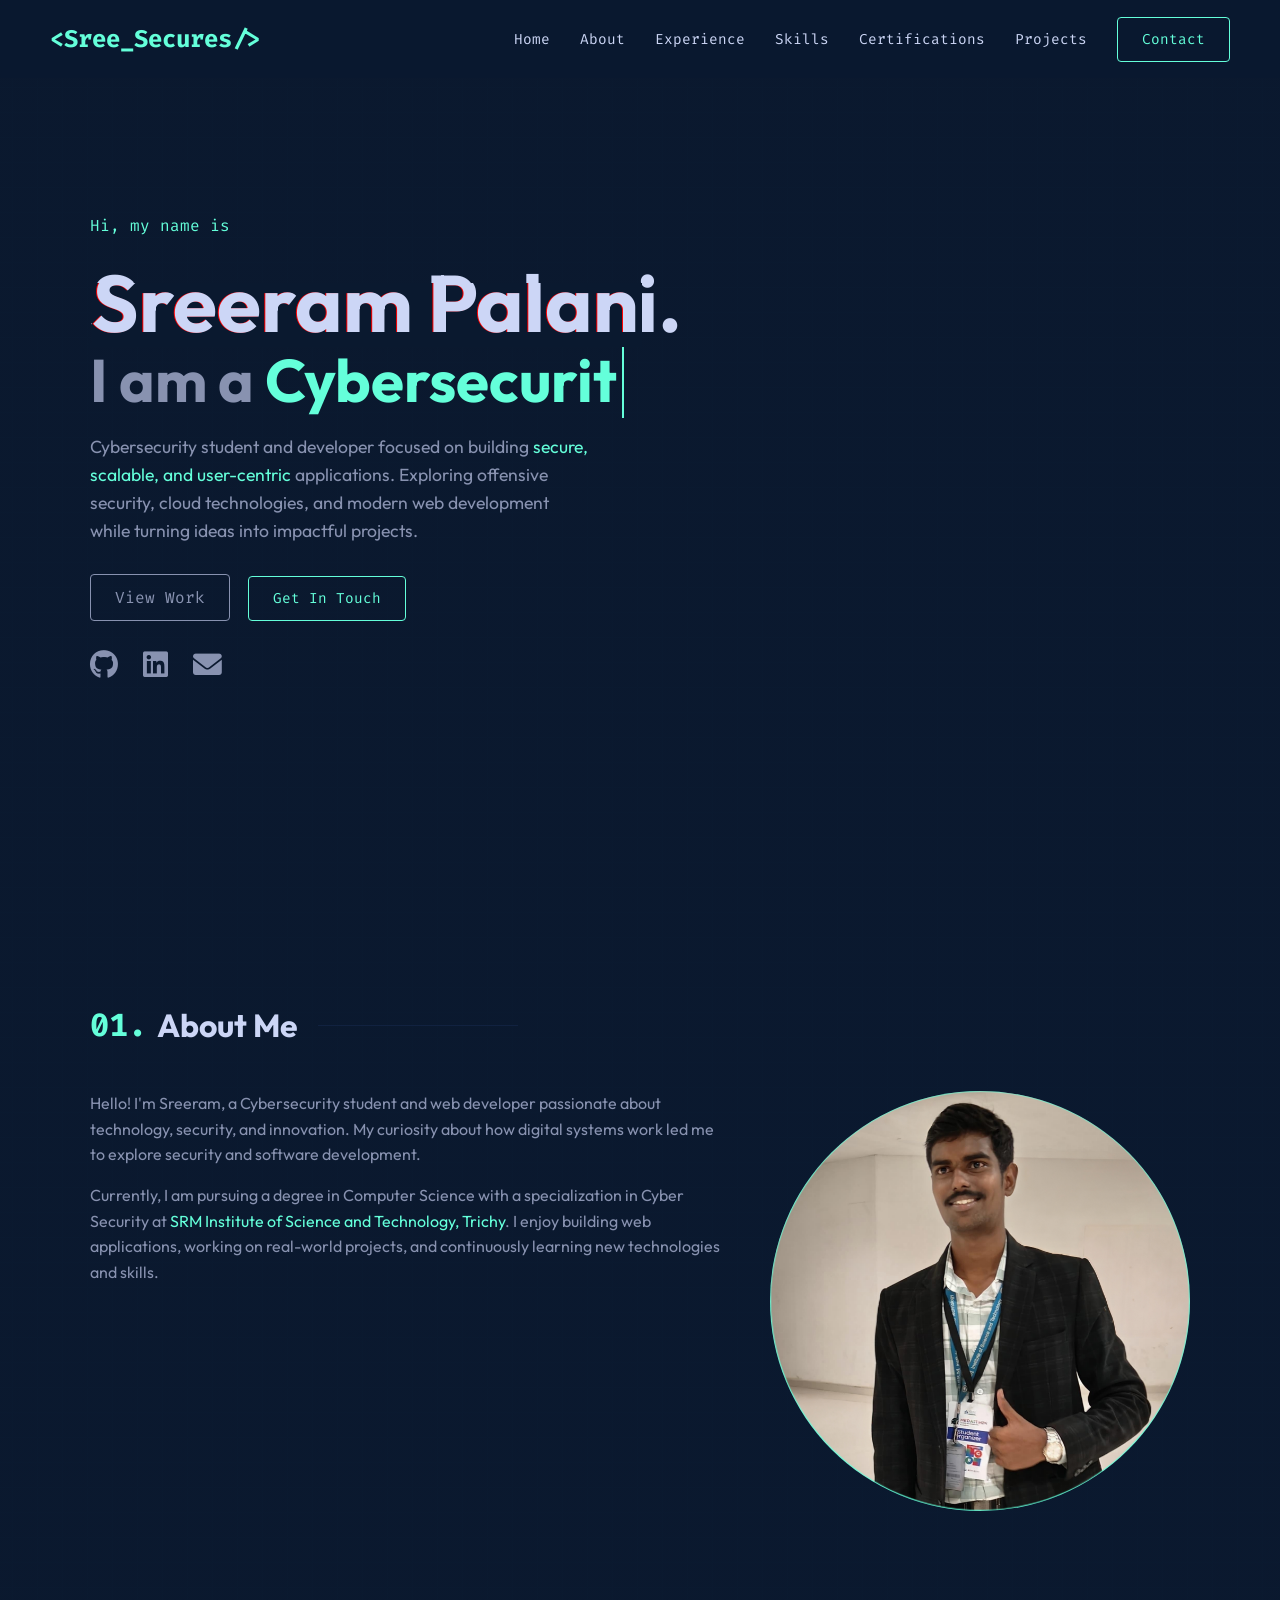
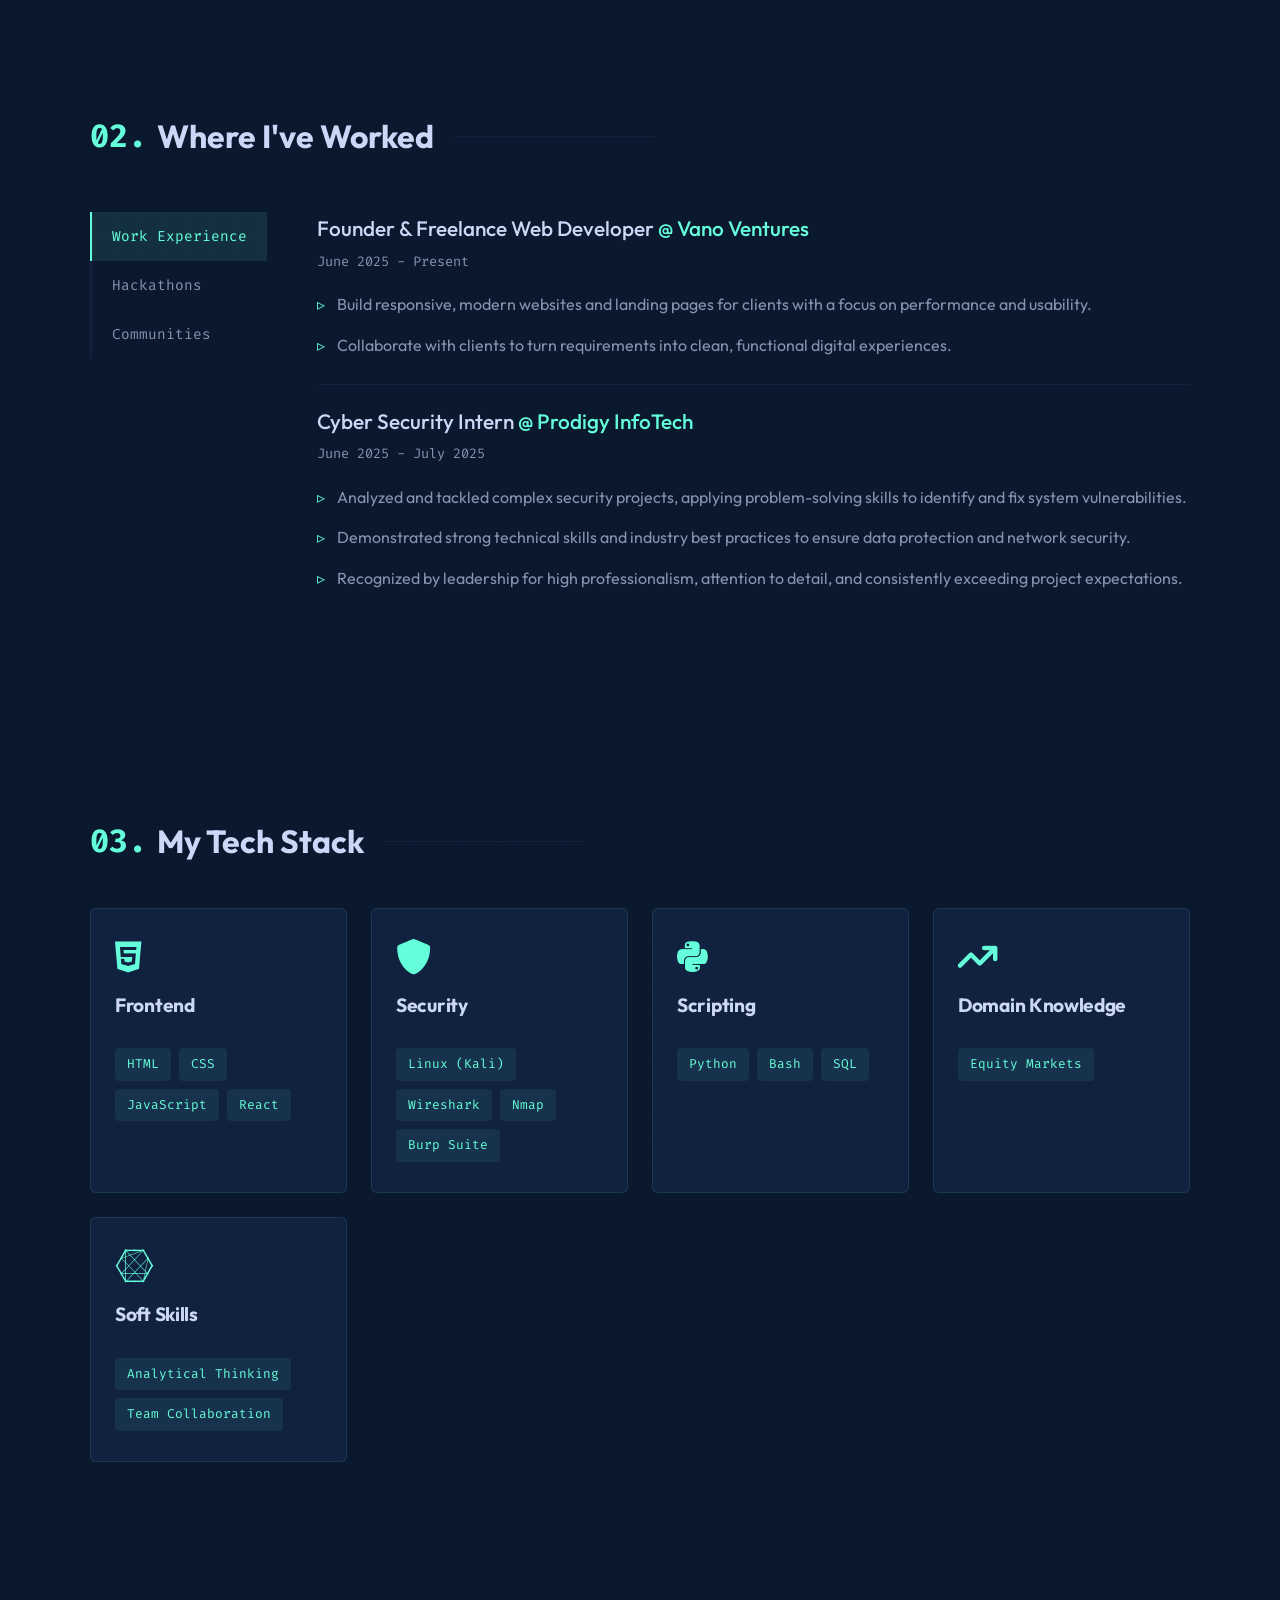
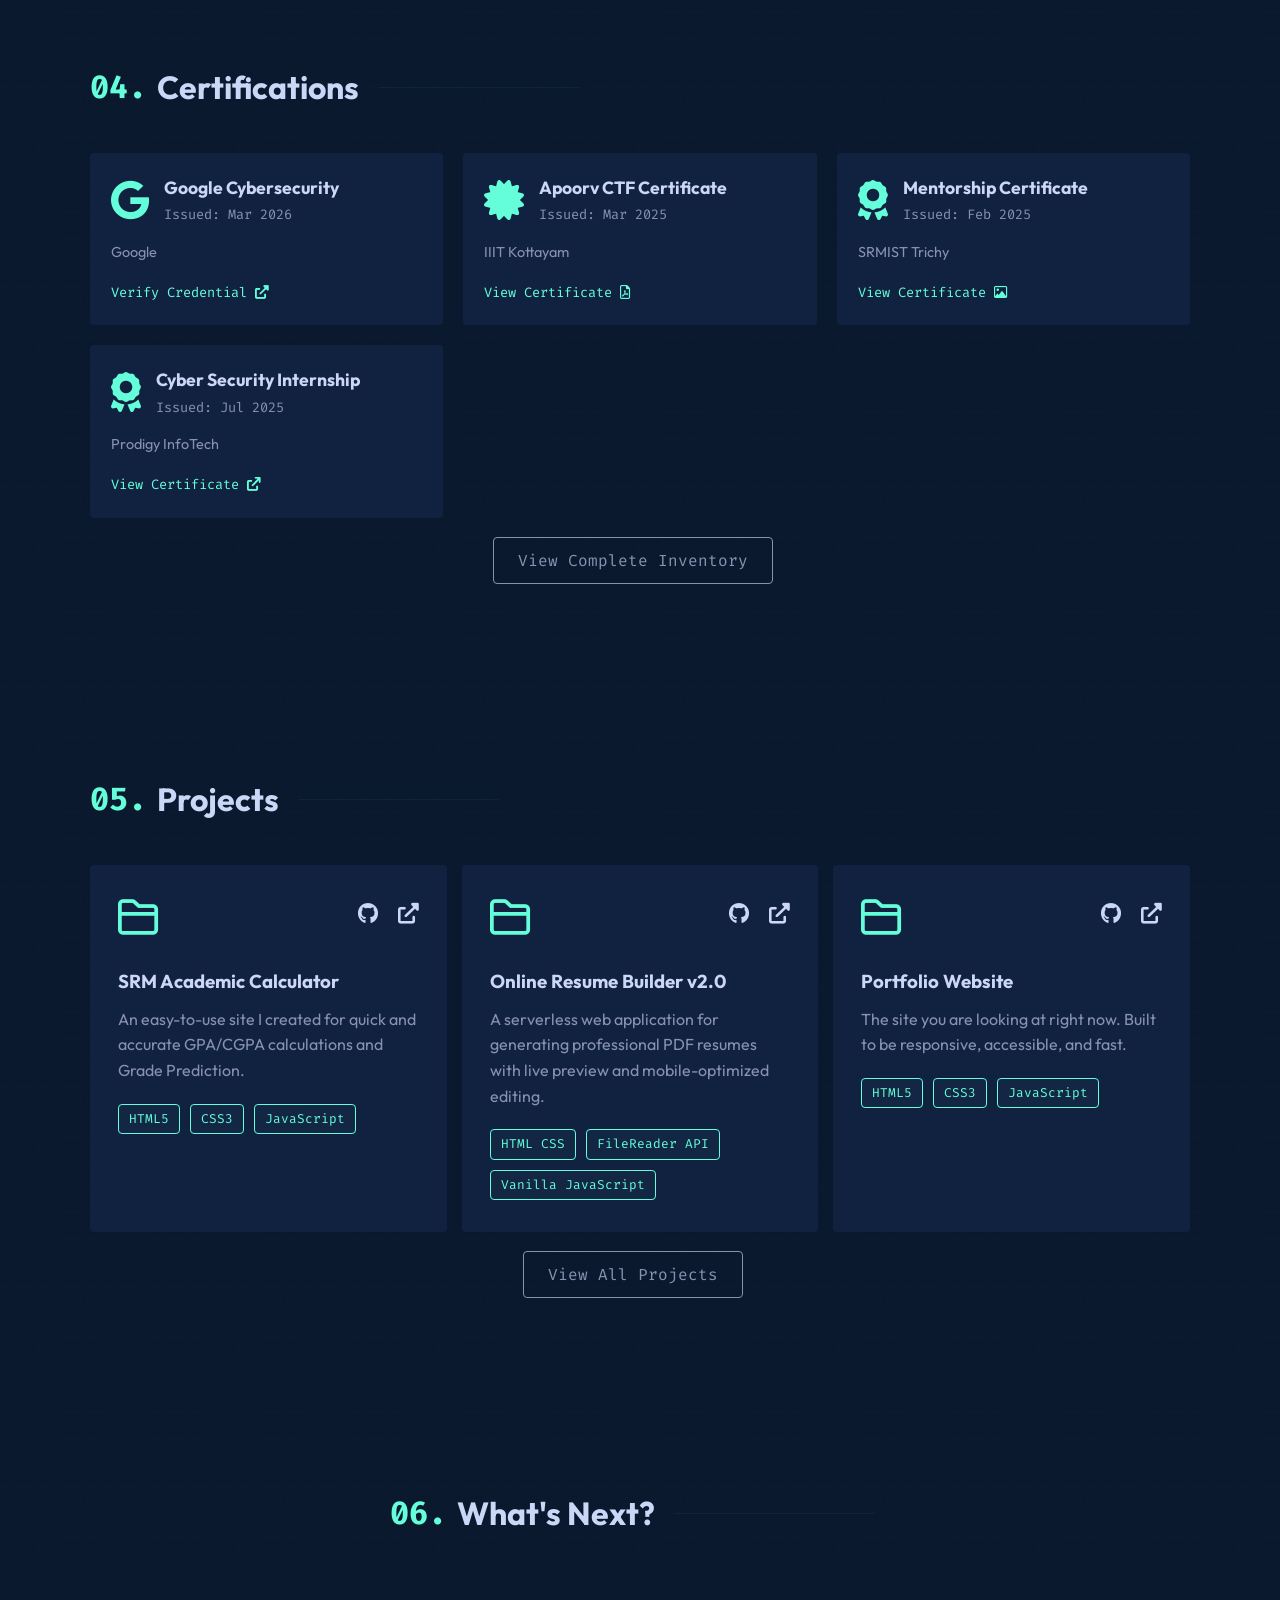
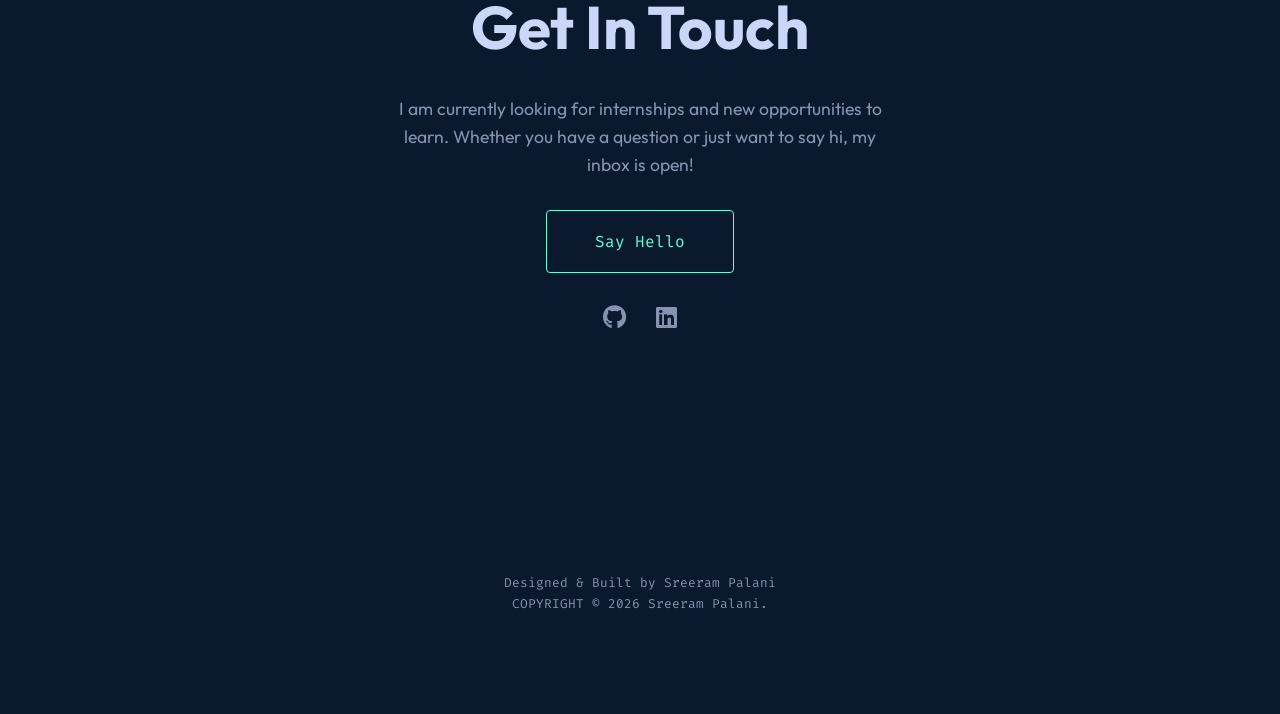
<file: index.html>
<!DOCTYPE html>
<html lang="en">
<head>

    <meta charset="UTF-8">
    <meta name="viewport" content="width=device-width, initial-scale=1.0">
    <title>Sreeram Portfolio | CyberSec Student</title>
    <meta name="description"
          content="Sreeram Palani is a cybersecurity student, web developer, and aspiring security professional specializing in cybersecurity, web development, and secure applications.">
    <meta name="keywords"
          content="Sreeram Palani, Cybersecurity Student, Web Developer, Ethical Hacking, SRM Trichy, Portfolio">
    <meta name="author" content="Sreeram Palani">      
    <link rel="preconnect" href="https://fonts.googleapis.com">
    <link rel="preconnect" href="https://fonts.gstatic.com" crossorigin>
    <link href="https://fonts.googleapis.com/css2?family=Fira+Code:wght@300;400;600&family=Outfit:wght@300;400;700&display=swap" rel="stylesheet">
    <link rel="stylesheet" href="https://cdnjs.cloudflare.com/ajax/libs/font-awesome/6.0.0/css/all.min.css">
    <link rel="stylesheet" href="style.css">
    <link rel="apple-touch-icon" sizes="180x180" href="Assets/fevicons/apple-touch-icon.png">
    <link rel="icon" type="image/png" sizes="32x32" href="Assets/fevicons/favicon-32x32.png">
    <link rel="icon" type="image/png" sizes="16x16" href="Assets/fevicons/favicon-16x16.png">
<link rel="manifest" href="Assets/fevicons/site.webmanifest">
</head>
<body>

    <nav class="navbar">
        <div class="logo">&lt;Sree_Secures/&gt;</div>
        <ul class="nav-links">
            <li><a href="#home">Home</a></li>
            <li><a href="#about">About</a></li>
            <li><a href="#experience">Experience</a></li>
            <li><a href="#skills">Skills</a></li>
            <li><a href="#certifications">Certifications</a></li>
            <li><a href="#projects">Projects</a></li>
            <li><a href="#contact" class="btn-primary">Contact</a></li>
        </ul>
        <div class="hamburger">
            <i class="fas fa-bars"></i>
        </div>
    </nav>

    <section id="home" class="hero">
        <div class="hero-content">
            <p class="accent-text">Hi, my name is</p>
            <h1 class="glitch" data-text="Sreeram Palani.">Sreeram Palani.</h1>
            
            <h2>I am a <span class="typewriter"></span></h2>
            
            <p class="bio-text">
                 Cybersecurity student and developer focused on building <span class="highlight">secure, scalable, and user-centric</span> applications. Exploring offensive security, cloud technologies, and modern web development while turning ideas into impactful projects.
            </p>
            <div class="hero-btns">
                <a href="#projects" class="btn-outline">View Work</a>
                <a href="#contact" class="btn-primary">Get In Touch</a>
                <div class="hero-socials">
            <a href="https://github.com/Sreeram2611" target="_blank" rel="noopener noreferrer" title="GitHub">
                <i class="fab fa-github"></i>
            </a>
            <a href="https://www.linkedin.com/in/sreeramsp/" target="_blank" rel="noopener noreferrer" title="LinkedIn">
                <i class="fab fa-linkedin"></i>
            </a>
            <a href="mailto:sreeramsp06@gmail.com" title="Email">
                <i class="fas fa-envelope"></i>
            </a>
            </div>
        </div>
    </section>

    <section id="about" class="section">
        <h2 class="section-title"><span class="number">01.</span> About Me</h2>
        <div class="about-content">
            <div class="about-text">
                <p>Hello! I'm Sreeram, a Cybersecurity student and web developer passionate about technology, security, and innovation. My curiosity about how digital systems work led me to explore security and software development.</p>
                <p>Currently, I am pursuing a degree in Computer Science with a specialization in Cyber Security at <span class="highlight">SRM Institute of Science and Technology, Trichy</span>. I enjoy building web applications, working on real-world projects, and continuously learning new technologies and skills.</p>
            </div>
            <div class="about-img">
                <div class="img-wrapper">
                     <img src="Assets/Profile Photo/sreeram.png" alt="Sreeram Palani">
                </div>
            </div>
        </div>
    </section>

    <section id="experience" class="section">
        <h2 class="section-title"><span class="number">02.</span> Where I've Worked</h2>
    <div class="experience-container">
    <div class="exp-tabs">
        <button class="tab-btn active" data-target="#exp-work">Work Experience</button>
        <button class="tab-btn" data-target="#exp-hack">Hackathons</button> 
        <button class="tab-btn" data-target="#exp-club">Communities</button>
    </div>

    <div class="exp-content-wrapper">
        <div id="exp-work" class="exp-panel active">
    
    <div class="exp-item">
    <h3>Founder & Freelance Web Developer <span class="highlight">@ Vano Ventures</span></h3>
    <p class="exp-date">June 2025 - Present</p>
    <ul>
        <li>Build responsive, modern websites and landing pages for clients with a focus on performance and usability.</li>
        <li>Collaborate with clients to turn requirements into clean, functional digital experiences.</li>
    </ul>
    </div>

    <hr class="exp-divider">
    <div class="exp-item">
    <h3>Cyber Security Intern <span class="highlight">@ Prodigy InfoTech</span></h3>
    <p class="exp-date">June 2025 - July 2025</p>
    <ul>
        <li>Analyzed and tackled complex security projects, applying problem-solving skills to identify and fix system vulnerabilities.</li>
        <li>Demonstrated strong technical skills and industry best practices to ensure data protection and network security.</li>
        <li>Recognized by leadership for high professionalism, attention to detail, and consistently exceeding project expectations.</li>
    </ul>
</div>
</div>
        
        <div id="exp-hack" class="exp-panel">
   <div class="exp-item">          
    <h3>Hackathon Participant <span class="highlight">@ AASHAV 2026 – The Hope</span></h3>
    <p class="exp-date">August 2026</p>
    <ul>
        <li><strong>Project:</strong> ALERTIX – AI-Based Driver Fatigue & Distraction Detection</li>
        <li>Built a real-time system to detect eye closure, yawning, and driver distraction.</li>
        <li>Used EAR/MAR analysis and time-based thresholds for fatigue detection.</li>
        <li>Integrated Python with ESP32 for servo, LED, OLED, and buzzer alerts.</li>
        <li><strong>Tech Stack:</strong> Python, OpenCV, MediaPipe, ESP32, Serial Communication</li>

    </ul>

<hr class="exp-divider"> <div class="exp-item"></div>
    <h3>Hackathon Participant <span class="highlight">@ Electrothon 2026</span></h3>
    <p class="exp-date">March 2026</p>
    <ul>
        <li><strong>Project:</strong> AI-Based Driver Drowsiness Detection & Alert System (Team: Quad Core)</li>
        <li>Developed a real-time computer vision application that monitors eye movements and triggers instant in-vehicle warnings.</li>
        <li>Connected alerting systems via Twilio and SMTP to push automated emergency notifications with location data.</li>
        <li><strong>Tech Stack:</strong> Python, OpenCV, Haar Cascades, Twilio API, SMTP</li>
    </ul>
</div>

            <hr class="exp-divider"> <div class="exp-item">
                <h3>Participant <span class="highlight">@ National Level Hackathon "TechVerse-2026"</span></h3>
                <p class="exp-date">February 2026</p>
                <ul>
        <li>Collaborated in a team to design, build, and deploy a functional software prototype under strict time constraints.</li>
        <li>Developed core application logic and handled integration between front-end elements and data sources.</li>
        <li>Conducted rapid debugging, code testing, and performance optimization for the final evaluation rounds.</li>
        <li>Presented the system architecture, design workflows, and final project demo to a panel of expert judges.</li>
                </ul>
            </div>
            <hr class="exp-divider"> <div class="exp-item">
    <h3>Competitor <span class="highlight">@ Apoorv CTF 2025</span></h3>
    <p class="exp-date">March 2025</p>
    <ul>
        <li>Competed under the handle <strong>hack_sree</strong> with team <strong>CyberAnzen</strong> in a global jeopardy-style CTF challenge.</li>
        <li>Analyzed and solved technical challenges across core defensive and offensive security categories.</li>
        <li>Engaged with simulated industry threat scenarios backed by prominent security firms including OffSec and LetsDefend.</li>
    </ul>
    </div>           

        </div>
    <div id="exp-club" class="exp-panel">

    <div class="exp-item">
    <h3>Student Organizer <span class="highlight">@ MedAiThon 2025</span></h3>
    <p class="exp-date">Oct 2025</p>
    <ul>
        <li>Served as a core student organizer for a 50-hour national healthcare and medical technology hackathon.</li>
        <li>Managed operational logistics, coordinated event workflows, and assisted participating teams during the marathon build phases.</li>
        <li>Collaborated with institutional leads to foster student innovation at the intersection of AI and medical engineering.</li>
    </ul>
    </div>
            
            <hr class="exp-divider">

    <div class="exp-item">
        <h3>Social Media Manager & Core Team Member <span class="highlight">@ CyberAnzen Club, SRMIST Trichy</span></h3>
        <p class="exp-date">Feb 2025 - Apr 2026</p>
        <ul>
            <li>Co-organize campus cybersecurity workshops, awareness drives, and hands-on CTF training tracks.</li>
            <li>Manage the club's digital branding and social media, designing content to boost event participation.</li>
            <li>Handle event promotions and public relations to expand the club's reach across the campus ecosystem.</li>
        </ul>
    </div>

    <hr class="exp-divider">

    <div class="exp-item">
    <h3>Workshop Mentor <span class="highlight">@ Pre-Event Ideation & Development Workshop</span></h3>
    <p class="exp-date">Feb 2025</p>
    <ul>
        <li>Provided direct technical mentorship and architectural guidance to teams developing prototype concepts.</li>
        <li>Supported the successful execution of the intensive multi-day workshop under the Institution's Innovation Council (IIC).</li>
        <li>Evaluated early-stage project ideas, helping students refine their software development pipelines and product logic.</li>
    </ul>
    </div>

        <hr class="exp-divider">

    <div class="exp-item">
        <h3>Technical Team Member <span class="highlight">@ Rasrang'25</span></h3>
        <p class="exp-date">Mar 2025</p>
        <ul>
            <li>Assisted in building and launching the official event website to handle user traffic and information display.</li>
            <li>Provided real-time technical support, troubleshooting hardware, software, and network issues during the festival events.</li>
            <li>Maintained web infrastructure and resolved platform anomalies swiftly to ensure seamless user navigation.</li>
        </ul>
    </div>

        <hr class="exp-divider">

    <div class="exp-item">
        <h3>Member<span class="highlight">@ Google Developers Group</span></h3>
        <p class="exp-date">Jan 2025- Present</p>
        <ul>
        </ul>
    </div>

</div>
        
        </div>
</div>
    </section>

<section id="skills" class="section">
        <h2 class="section-title"><span class="number">03.</span> My Tech Stack</h2>
        <div class="skills-grid">
            
            <div class="skill-card">
                <i class="fab fa-html5"></i>
                <h3>Frontend</h3>
                <ul class="skills-box-list">
                    <li>HTML</li>
                    <li>CSS</li>
                    <li>JavaScript</li>
                    <li>React</li>
                </ul>
            </div>
            
            <div class="skill-card">
                <i class="fas fa-shield-alt"></i>
                <h3>Security</h3>
                <ul class="skills-box-list">
                    <li>Linux (Kali)</li>
                    <li>Wireshark</li>
                    <li>Nmap</li>
                    <li>Burp Suite</li>
                </ul>
            </div>
            
            <div class="skill-card">
                <i class="fab fa-python"></i>
                <h3>Scripting</h3>
                <ul class="skills-box-list">
                    <li>Python</li>
                    <li>Bash</li>
                    <li>SQL</li>
                </ul>
            </div>
            
             <div class="skill-card">
                <i class="fa-solid fa-arrow-trend-up"></i>                
                <h3>Domain Knowledge</h3>
                <ul class="skills-box-list">
                    <li>Equity Markets</li>
                </ul>
            </div>
            
            <div class="skill-card">
                <i class="fa-brands fa-connectdevelop"></i>
                <h3>Soft Skills</h3>
                <ul class="skills-box-list">
                    <li>Analytical Thinking</li> 
                    <li>Team Collaboration</li>
                </ul>
            </div>            
        </div>
    </section>
    </section>
    <section id="certifications" class="section">
    <h2 class="section-title"><span class="number">04.</span> Certifications</h2>
    
    <div class="cert-grid">

        <div class="cert-card">
            <div class="cert-header">
                <i class="fab fa-google cert-icon"></i>
                <div class="cert-info">
                    <h3>Google Cybersecurity</h3>
                    <p>Issued: Mar 2026</p>
                </div>
            </div>
            <div class="cert-body">
                <p class="cert-issuer">Google</p>
                <a href="https://coursera.org/share/0756a7d040fcce9004f659c57e014077" target="_blank" rel="noopener noreferrer" class="cert-link">
                Verify Credential <i class="fas fa-external-link-alt"></i>
                </a>
            </div>
        </div>      
        <div class="cert-card">
            <div class="cert-header">
                <i class="fas fa-certificate cert-icon"></i>
                <div class="cert-info">
                    <h3>Apoorv CTF Certificate</h3>
                    <p>Issued: Mar 2025</p>
                </div>
            </div>
            <div class="cert-body">
                <p class="cert-issuer">IIIT Kottayam</p>
                <a href="Assets/certificates/CTF Certificate.pdf" target="_blank" rel="noopener noreferrer" class="cert-link">
                    View Certificate <i class="far fa-file-pdf"></i>
                </a>
            </div>
        </div>
          <div class="cert-card">
            <div class="cert-header">
                <i class="fas fa-award cert-icon"></i>
                <div class="cert-info">
                    <h3>Mentorship Certificate</h3>
                    <p>Issued: Feb 2025</p>
                </div>
            </div>
            <div class="cert-body">
                <p class="cert-issuer">SRMIST Trichy</p>
                <a href="Assets/certificates/Mentorship Certificate.webp" target="_blank" rel="noopener noreferrer" class="cert-link">
                    View Certificate <i class="far fa-image"></i>
                </a>
            </div>
        </div>

         <div class="cert-card">
            <div class="cert-header">
                <i class="fas fa-award cert-icon"></i>
                <div class="cert-info">
                    <h3>Cyber Security Internship</h3>
                    <p>Issued: Jul 2025</p>
                </div>
            </div>
            <div class="cert-body">
                <p class="cert-issuer">Prodigy InfoTech</p>
                <a href="https://prodigyinfotech.dev/verify?cin=PIT/JUN25/03013" target="_blank" rel="noopener noreferrer" class="cert-link">
                    View Certificate <i class="fa-solid fa-arrow-up-right-from-square"></i>
                </a>
            </div>
        </div>
   
        <div class="cert-card hidden-cert">
            <div class="cert-header">
                <i class="fas fa-terminal cert-icon"></i>
                <div class="cert-info">
                    <h3>Java Programming for Beginners</h3>
                    <p>Issued: Nov 2025</p>
                </div>
            </div>
            <div class="cert-body">
                <p class="cert-issuer">Coursera : IBM</p>
                <a href="https://www.coursera.org/account/accomplishments/verify/H4QKZRESFWUH" target="_blank" rel="noopener noreferrer" class="cert-link">
                    View Certificate <i class="fa-solid fa-arrow-up-right-from-square"></i>
                </a>
            </div>
        </div>

                <div class="cert-card hidden-cert">
            <div class="cert-header">
                <i class="fas fa-terminal cert-icon"></i>
                <div class="cert-info">
                    <h3>Data Structures and Algorithms</h3>
                    <p>Issued: Nov 2025</p>
                </div>
            </div>
            <div class="cert-body">
                <p class="cert-issuer">Coursera : Microsoft</p>
                <a href="https://www.coursera.org/account/accomplishments/verify/PD29OZEHSWAK" target="_blank" rel="noopener noreferrer" class="cert-link">
                    View Certificate <i class="fa-solid fa-arrow-up-right-from-square"></i>
                </a>
            </div>
        </div>

                <div class="cert-card hidden-cert">
            <div class="cert-header">
                <i class="fas fa-shield-virus cert-icon"></i>
                <div class="cert-info">
                    <h3>Cybersecurity Awareness: Ransomware</h3>
                    <p>Issued: Feb 2025</p>
                </div>
            </div>
            <div class="cert-body">
                <p class="cert-issuer">LinkedIn Learning</p>
                <a href="Assets/certificates/CertificateOfCompletion Ransomware.pdf" target="_blank" rel="noopener noreferrer" class="cert-link">
                    View Certificate <i class="far fa-file-pdf"></i>
                </a>
            </div>
        </div>


        <div class="cert-card hidden-cert">
            <div class="cert-header">
                <i class="fas fa-certificate cert-icon"></i>
                <div class="cert-info">
                    <h3>Introduction to Object-Oriented Programming in C++</h3>
                    <p>Issued: May 2025</p>
                </div>
            </div>
            <div class="cert-body">
                <p class="cert-issuer">Coursera : University of London</p>
                <a href="https://www.coursera.org/account/accomplishments/verify/2214DKKCLMQL" target="_blank" rel="noopener noreferrer" class="cert-link">
                    View Certificate <i class="fa-solid fa-arrow-up-right-from-square"></i>
                </a>
            </div>
        </div>

         <div class="cert-card hidden-cert">
            <div class="cert-header">
                <i class="fas fa-certificate cert-icon"></i>
                <div class="cert-info">
                    <h3>MongoDB Basics for Students</h3>
                    <p>Issued: Jul 2025</p>
                </div>
            </div>
            <div class="cert-body">
                <p class="cert-issuer">MongoDB</p>
                <a href="https://learn.mongodb.com/c/35zO4oqGQJCdPgNIa3vuxQ" target="_blank" rel="noopener noreferrer" class="cert-link">
                    View Certificate <i class="fa-solid fa-arrow-up-right-from-square"></i>
                </a>
            </div>
        </div>
       
    </div>

    <div style="text-align: center; margin-top: 30px;">
        <a href="certifications.html" class="btn-outline">View Complete Inventory</a>
    </div>
</section>

    <section id="projects" class="section">
        <h2 class="section-title"><span class="number">05.</span> Projects</h2>
        <div class="project-grid">
            
            <div class="project-card hidden">
                <div class="project-header">
                    <i class="far fa-folder open-folder"></i>
                    <div class="project-links">
                        <a href="#" target="_blank" rel="noopener noreferrer"><i class="fab fa-github"></i></a>
                        <a href="https://srmcalc.vercel.app" target="_blank" rel="noopener noreferrer"><i class="fas fa-external-link-alt"></i></a>
                    </div>
                </div>
                <h3>SRM Academic Calculator</h3>
                <p>An easy-to-use site I created for quick and accurate GPA/CGPA calculations and Grade Prediction.</p>
                <ul class="tech-list">
                    <li>HTML5</li>
                    <li>CSS3</li>
                    <li>JavaScript</li>
                </ul>
            </div>

            <div class="project-card hidden">
                <div class="project-header">
                    <i class="far fa-folder open-folder"></i>
                    <div class="project-links">
                        <a href="https://github.com/Sreeram2611/Online-Resume-Builder-v2.0" target="_blank" rel="noopener noreferrer"><i class="fab fa-github"></i></a>
                        <a href="https://resumebuilderstudio.vercel.app/" target="_blank" rel="noopener noreferrer"><i class="fas fa-external-link-alt"></i></a>
                    </div>
                </div>
                <h3>Online Resume Builder v2.0</h3>
                <p>A serverless web application for generating professional PDF resumes with live preview and mobile-optimized editing.</p>
                <ul class="tech-list">
                    <li>HTML CSS</li>
                    <li>FileReader API</li>
                    <li>Vanilla JavaScript</li>
                </ul>
            </div>

            <div class="project-card hidden">
                <div class="project-header">
                    <i class="far fa-folder open-folder"></i>
                    <div class="project-links">
                        <a href="#" target="_blank" rel="noopener noreferrer"><i class="fab fa-github"></i></a>
                        <a href="#" target="_blank" rel="noopener noreferrer"><i class="fas fa-external-link-alt"></i></a>
                    </div>
                </div>
                <h3>Portfolio Website</h3>
                <p>The site you are looking at right now. Built to be responsive, accessible, and fast.</p>
                <ul class="tech-list">
                    <li>HTML5</li>
                    <li>CSS3</li>
                    <li>JavaScript</li>
                </ul>
            </div>

            <div class="project-card hidden-project">
                <div class="project-header">
                    <i class="far fa-folder open-folder"></i>
                    <div class="project-links">
                        <a href="#" target="_blank" rel="noopener noreferrer"><i class="fab fa-github"></i></a>
                        <a href="#" target="_blank" rel="noopener noreferrer"><i class="fas fa-external-link-alt"></i></a>

                    </div>
                </div>
                <h3>Steganography Tool</h3>
                <p>A Python CLI tool that hides secret text messages inside image files using LSB manipulation.</p>
                <ul class="tech-list">
                    <li>Python</li>
                    <li>Pillow</li>
                    <li>Cryptography</li>
                </ul>
            </div>

            <div class="project-card hidden-project">
                <div class="project-header">
                    <i class="far fa-folder open-folder"></i>
                    <div class="project-links">
                        <a href="#" target="_blank" rel="noopener noreferrer"><i class="fab fa-github"></i></a>
                        <a href="#" target="_blank" rel="noopener noreferrer"><i class="fas fa-external-link-alt"></i></a>
                    </div>
                </div>
                <h3>Password Manager</h3>
                <p>A secure local password manager that encrypts credentials using AES-256 before storage.</p>
                <ul class="tech-list">
                    <li>Python</li>
                    <li>SQLite</li>
                    <li>Fernet</li>
                </ul>
            </div>

        </div>

        <div style="text-align: center; margin-top: 30px;">
        <a href="projects.html" class="btn-outline">View All Projects</a>
        </div>
    </section>

    <section id="contact" class="section contact-section">
        <h2 class="section-title"><span class="number">06.</span> What's Next?</h2>
        <h1 class="big-heading">Get In Touch</h1>
        <p class="contact-desc">
            I am currently looking for internships and new opportunities to learn. Whether you have a question or just want to say hi, my inbox is open!
        </p>
        <a href="mailto:sreeramsp06@gmail.com" class="btn-primary big-btn">Say Hello</a>
        
        <div class="socials">
            <a href="https://github.com/Sreeram2611" target="_blank" rel="noopener noreferrer"><i class="fab fa-github"></i></a>
            <a href="https://www.linkedin.com/in/sreeramsp/" target="_blank" rel="noopener noreferrer"><i class="fab fa-linkedin"></i></a>
        </div>
    </section>

    <footer>
        <p>Designed & Built by Sreeram Palani</p>
        COPYRIGHT &copy; 2026 Sreeram Palani.
    </footer>

    <script src="script.js"></script>
</div>
</body>
</html>
</file>
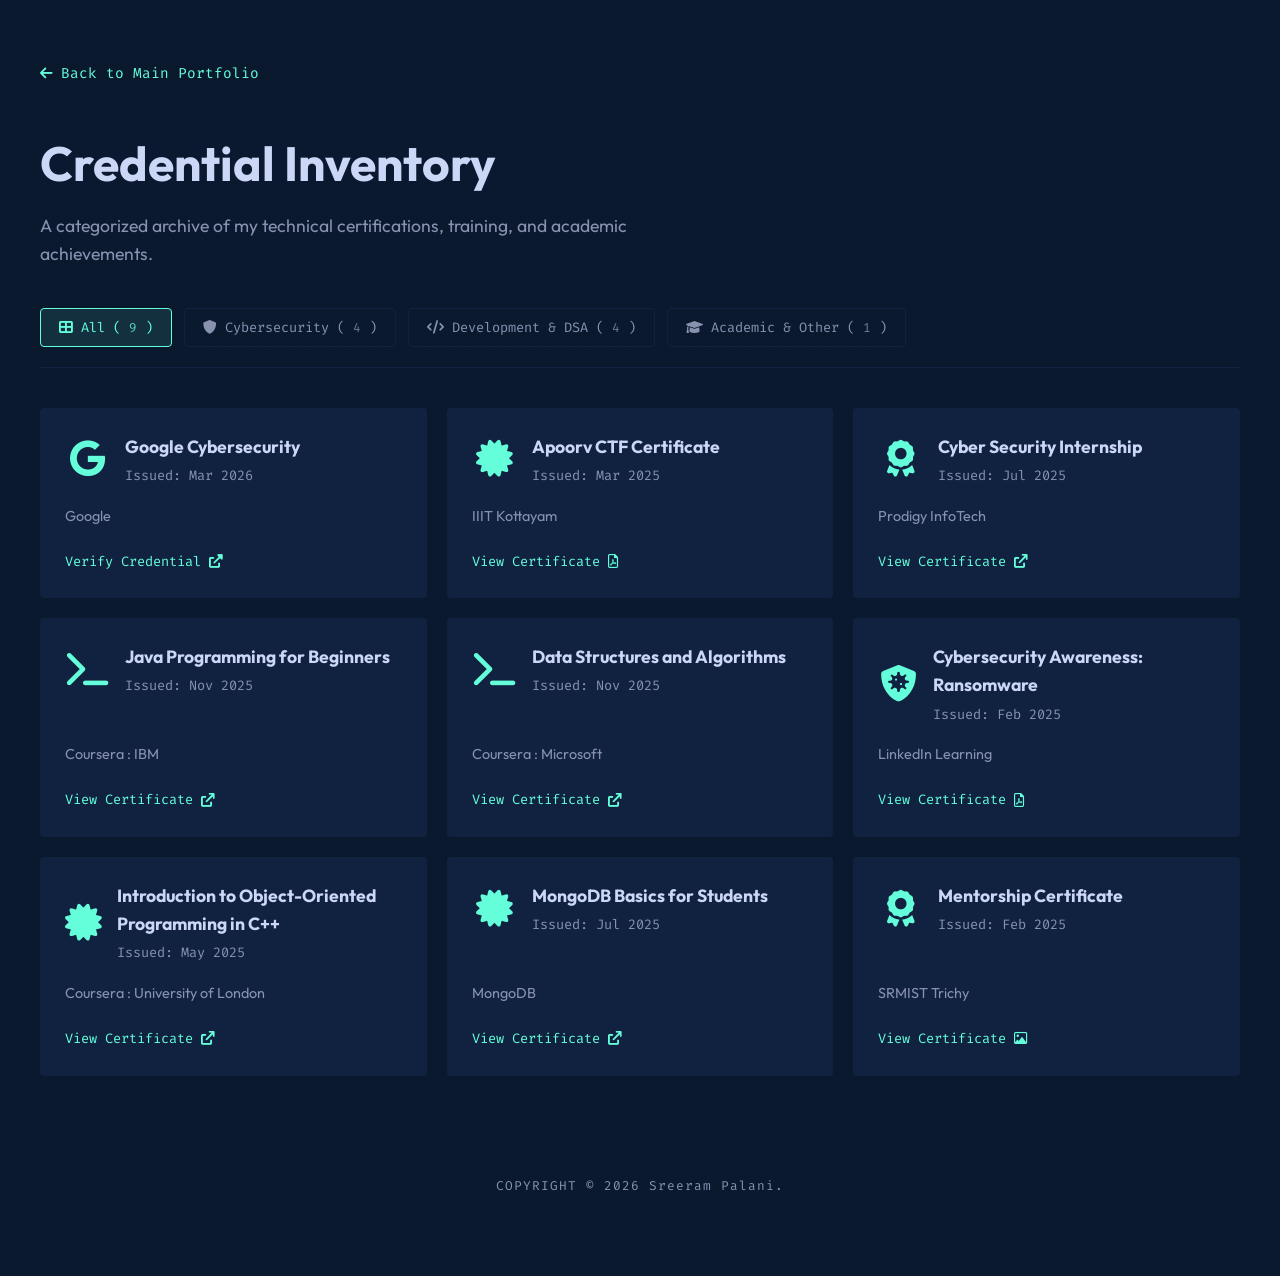
<file: certifications.html>
<!DOCTYPE html>
<html lang="en">
<head>
    <meta charset="UTF-8">
    <meta name="viewport" content="width=device-width, initial-scale=1.0">
    <title>Certifications | Sreeram Portfolio</title>
    <link rel="preconnect" href="https://fonts.googleapis.com">
    <link rel="preconnect" href="https://fonts.gstatic.com" crossorigin>
    <link href="https://fonts.googleapis.com/css2?family=Fira+Code:wght@300;400;600&family=Outfit:wght@300;400;700&display=swap" rel="stylesheet">
    <link rel="stylesheet" href="https://cdnjs.cloudflare.com/ajax/libs/font-awesome/6.0.0/css/all.min.css">
    <link rel="stylesheet" href="cert-style.css">
</head>
<body>

    <div class="page-container">
        <!-- Back Link -->
        <a href="index.html#certifications" class="back-link">
            <i class="fas fa-arrow-left"></i> Back to Main Portfolio
        </a>

        <header class="page-header">
            <h1 class="glitch" data-text="Credential Inventory">Credential Inventory</h1>
            <p class="subtitle">A categorized archive of my technical certifications, training, and academic achievements.</p>
        </header>

        <!-- Filter Controls -->
        <div class="filter-wrapper">
            <button class="filter-btn active" data-filter="all">
                <i class="fas fa-th-large"></i> All (<span class="count">0</span>)
            </button>
            <button class="filter-btn" data-filter="security">
                <i class="fas fa-shield-alt"></i> Cybersecurity (<span class="count">0</span>)
            </button>
            <button class="filter-btn" data-filter="development">
                <i class="fas fa-code"></i> Development & DSA (<span class="count">0</span>)
            </button>
            <button class="filter-btn" data-filter="academic">
                <i class="fas fa-graduation-cap"></i> Academic & Other (<span class="count">0</span>)
            </button>
        </div>

        <!-- Filterable Grid -->
        <main class="cert-grid">

            <!-- Card 1: Google Cybersecurity -->
            <div class="cert-card" data-category="security">
                <div class="cert-header">
                    <i class="fab fa-google cert-icon"></i>
                    <div class="cert-info">
                        <h3>Google Cybersecurity</h3>
                        <p>Issued: Mar 2026</p>
                    </div>
                </div>
                <div class="cert-body">
                    <p class="cert-issuer">Google</p>
                    <a href="https://coursera.org/share/0756a7d040fcce9004f659c57e014077" target="_blank" rel="noopener noreferrer" class="cert-link">
                        Verify Credential <i class="fas fa-external-link-alt"></i>
                    </a>
                </div>
            </div>

            <!-- Card 2: Apoorv CTF -->
            <div class="cert-card" data-category="security">
                <div class="cert-header">
                    <i class="fas fa-certificate cert-icon"></i>
                    <div class="cert-info">
                        <h3>Apoorv CTF Certificate</h3>
                        <p>Issued: Mar 2025</p>
                    </div>
                </div>
                <div class="cert-body">
                    <p class="cert-issuer">IIIT Kottayam</p>
                    <a href="Assets/certificates/CTF Certificate.pdf" target="_blank" rel="noopener noreferrer" class="cert-link">
                        View Certificate <i class="far fa-file-pdf"></i>
                    </a>
                </div>
            </div>

            <!-- Card 3: Prodigy InfoTech -->
            <div class="cert-card" data-category="security">
                <div class="cert-header">
                    <i class="fas fa-award cert-icon"></i>
                    <div class="cert-info">
                        <h3>Cyber Security Internship</h3>
                        <p>Issued: Jul 2025</p>
                    </div>
                </div>
                <div class="cert-body">
                    <p class="cert-issuer">Prodigy InfoTech</p>
                    <a href="https://prodigyinfotech.dev/verify?cin=PIT/JUN25/03013" target="_blank" rel="noopener noreferrer" class="cert-link">
                        View Certificate <i class="fa-solid fa-arrow-up-right-from-square"></i>
                    </a>
                </div>
            </div>

            <!-- Card 4: Java Programming -->
            <div class="cert-card" data-category="development">
                <div class="cert-header">
                    <i class="fas fa-terminal cert-icon"></i>
                    <div class="cert-info">
                        <h3>Java Programming for Beginners</h3>
                        <p>Issued: Nov 2025</p>
                    </div>
                </div>
                <div class="cert-body">
                    <p class="cert-issuer">Coursera : IBM</p>
                    <a href="https://www.coursera.org/account/accomplishments/verify/H4QKZRESFWUH" target="_blank" rel="noopener noreferrer" class="cert-link">
                        View Certificate <i class="fa-solid fa-arrow-up-right-from-square"></i>
                    </a>
                </div>
            </div>

            <!-- Card 5: DSA -->
            <div class="cert-card" data-category="development">
                <div class="cert-header">
                    <i class="fas fa-terminal cert-icon"></i>
                    <div class="cert-info">
                        <h3>Data Structures and Algorithms</h3>
                        <p>Issued: Nov 2025</p>
                    </div>
                </div>
                <div class="cert-body">
                    <p class="cert-issuer">Coursera : Microsoft</p>
                    <a href="https://www.coursera.org/account/accomplishments/verify/PD29OZEHSWAK" target="_blank" rel="noopener noreferrer" class="cert-link">
                        View Certificate <i class="fa-solid fa-arrow-up-right-from-square"></i>
                    </a>
                </div>
            </div>

            <!-- Card 6: Ransomware Awareness -->
            <div class="cert-card" data-category="security">
                <div class="cert-header">
                    <i class="fas fa-shield-virus cert-icon"></i>
                    <div class="cert-info">
                        <h3>Cybersecurity Awareness: Ransomware</h3>
                        <p>Issued: Feb 2025</p>
                    </div>
                </div>
                <div class="cert-body">
                    <p class="cert-issuer">LinkedIn Learning</p>
                    <a href="Assets/certificates/CertificateOfCompletion Ransomware.pdf" target="_blank" rel="noopener noreferrer" class="cert-link">
                        View Certificate <i class="far fa-file-pdf"></i>
                    </a>
                </div>
            </div>

            <!-- Card 7: C++ OOP -->
            <div class="cert-card" data-category="development">
                <div class="cert-header">
                    <i class="fas fa-certificate cert-icon"></i>
                    <div class="cert-info">
                        <h3>Introduction to Object-Oriented Programming in C++</h3>
                        <p>Issued: May 2025</p>
                    </div>
                </div>
                <div class="cert-body">
                    <p class="cert-issuer">Coursera : University of London</p>
                    <a href="https://www.coursera.org/account/accomplishments/verify/2214DKKCLMQL" target="_blank" rel="noopener noreferrer" class="cert-link">
                        View Certificate <i class="fa-solid fa-arrow-up-right-from-square"></i>
                    </a>
                </div>
            </div>

            <!-- Card 8: MongoDB -->
            <div class="cert-card" data-category="development">
                <div class="cert-header">
                    <i class="fas fa-certificate cert-icon"></i>
                    <div class="cert-info">
                        <h3>MongoDB Basics for Students</h3>
                        <p>Issued: Jul 2025</p>
                    </div>
                </div>
                <div class="cert-body">
                    <p class="cert-issuer">MongoDB</p>
                    <a href="https://learn.mongodb.com/c/35zO4oqGQJCdPgNIa3vuxQ" target="_blank" rel="noopener noreferrer" class="cert-link">
                        View Certificate <i class="fa-solid fa-arrow-up-right-from-square"></i>
                    </a>
                </div>
            </div>

            <!-- Card 9: SRMIST Mentorship -->
            <div class="cert-card" data-category="academic">
                <div class="cert-header">
                    <i class="fas fa-award cert-icon"></i>
                    <div class="cert-info">
                        <h3>Mentorship Certificate</h3>
                        <p>Issued: Feb 2025</p>
                    </div>
                </div>
                <div class="cert-body">
                    <p class="cert-issuer">SRMIST Trichy</p>
                    <a href="Assets/certificates/Mentorship Certificate.webp" target="_blank" rel="noopener noreferrer" class="cert-link">
                        View Certificate <i class="far fa-image"></i>
                    </a>
                </div>
            </div>

        </main>
    </div>

    <script src="cert-script.js"></script>
    <footer class="page-footer">
    COPYRIGHT &copy; 2026 Sreeram Palani.
</footer>
</body>
</html>
</file>
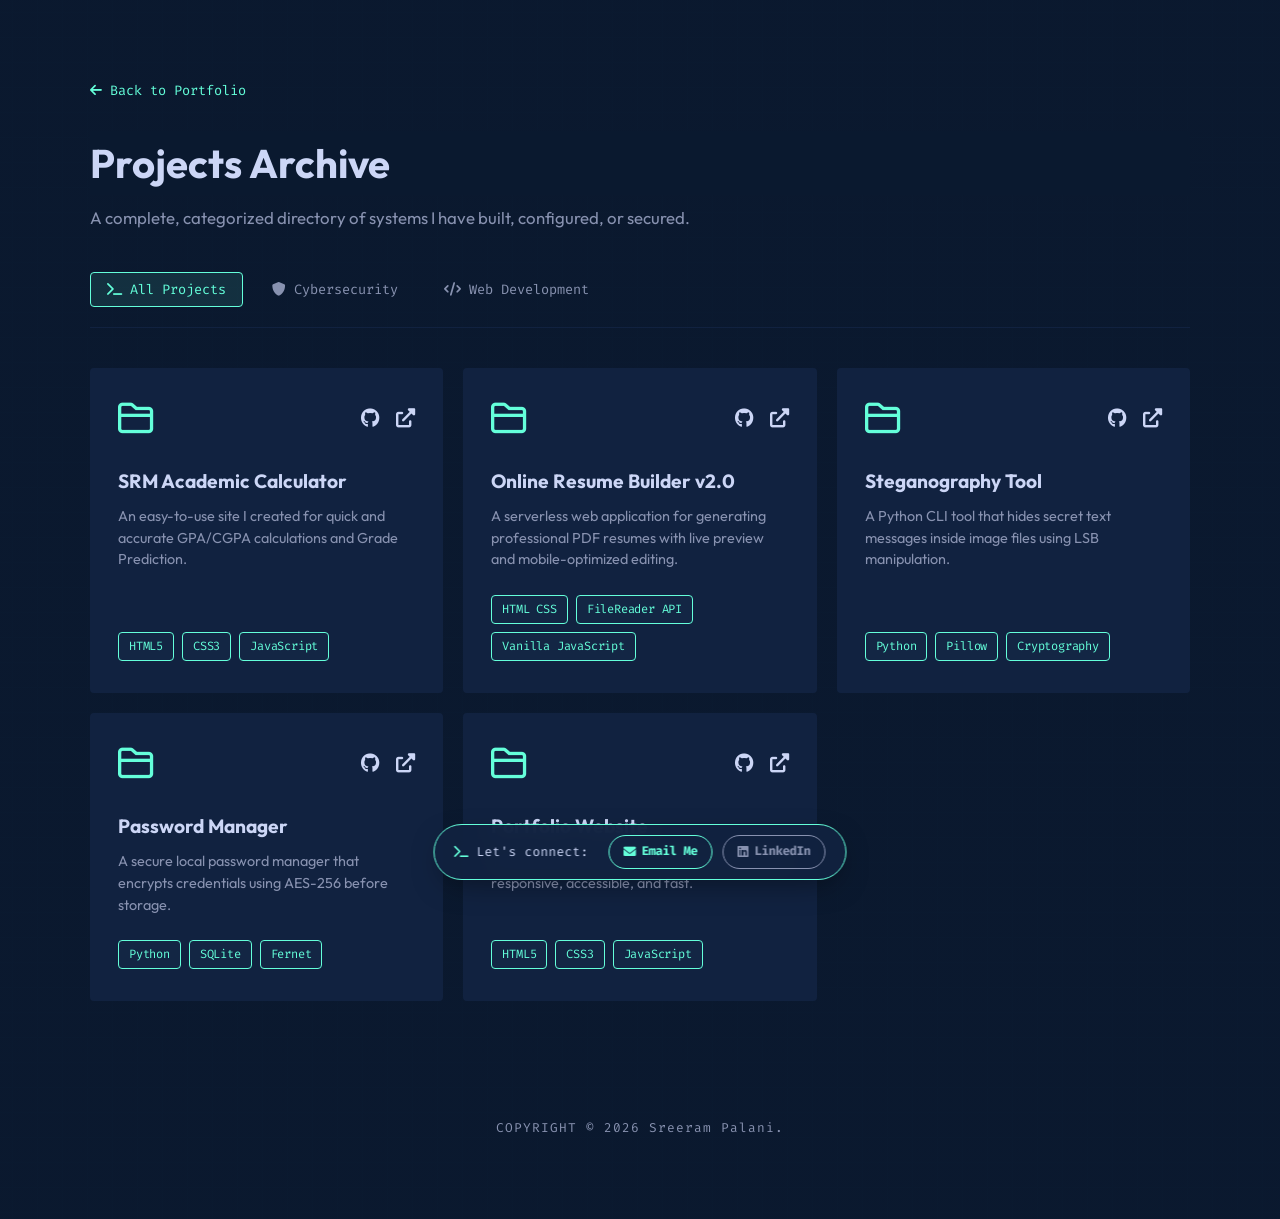
<file: projects.html>
<!DOCTYPE html>
<html lang="en">
<head>
    <meta charset="UTF-8">
    <meta name="viewport" content="width=device-width, initial-scale=1.0">
    <title>Projects Archive | Sreeram Palani</title>
    <link rel="preconnect" href="https://fonts.googleapis.com">
    <link rel="preconnect" href="https://fonts.gstatic.com" crossorigin>
    <link href="https://fonts.googleapis.com/css2?family=Fira+Code:wght@300;400;600&family=Outfit:wght@300;400;700&display=swap" rel="stylesheet">
    <link rel="stylesheet" href="https://cdnjs.cloudflare.com/ajax/libs/font-awesome/6.0.0/css/all.min.css">
    <link rel="stylesheet" href="project-style.css">
</head>
<body>

    <div class="page-container">
        <a href="index.html#projects" class="back-link">
            <i class="fas fa-arrow-left"></i> Back to Portfolio
        </a>

        <header class="page-header">
            <h1 class="glitch" data-text="Projects Archive">Projects Archive</h1>
            <p class="subtitle">A complete, categorized directory of systems I have built, configured, or secured.</p>
        </header>

        <div class="filter-wrapper">
            <button class="filter-btn active" data-filter="all">
                <i class="fas fa-terminal"></i> All Projects
            </button>
            <button class="filter-btn" data-filter="cybersec">
                <i class="fas fa-shield-alt"></i> Cybersecurity
            </button>
            <button class="filter-btn" data-filter="web-dev">
                <i class="fas fa-code"></i> Web Development
            </button>
        </div>

        <main class="project-grid">

            <div class="project-card" data-category="web-dev">
                <div class="card-inner">
                    <div class="project-header">
                        <i class="far fa-folder open-folder"></i>
                        <div class="project-links">
                            <a href="#" target="_blank" rel="noopener noreferrer" title="GitHub"><i class="fab fa-github"></i></a>
                            <a href="https://srmcalc.vercel.app" target="_blank" rel="noopener noreferrer" title="Live Site"><i class="fas fa-external-link-alt"></i></a>
                        </div>
                    </div>
                    <h3 class="project-title">SRM Academic Calculator</h3>
                    <p class="project-desc">An easy-to-use site I created for quick and accurate GPA/CGPA calculations and Grade Prediction.</p>
                    <ul class="tech-list">
                        <li class="tech-tag">HTML5</li>
                        <li class="tech-tag">CSS3</li>
                        <li class="tech-tag">JavaScript</li>
                    </ul>
                </div>
            </div>

            <div class="project-card" data-category="web-dev">
                <div class="card-inner">
                    <div class="project-header">
                        <i class="far fa-folder open-folder"></i>
                        <div class="project-links">
                            <a href="https://github.com/Sreeram2611/Online-Resume-Builder-v2.0" target="_blank" rel="noopener noreferrer" title="GitHub"><i class="fab fa-github"></i></a>
                            <a href="https://resumebuilderstudio.vercel.app/" target="_blank" rel="noopener noreferrer" title="Live Site"><i class="fas fa-external-link-alt"></i></a>
                        </div>
                    </div>
                    <h3 class="project-title">Online Resume Builder v2.0</h3>
                    <p class="project-desc">A serverless web application for generating professional PDF resumes with live preview and mobile-optimized editing.</p>
                    <ul class="tech-list">
                        <li class="tech-tag">HTML CSS</li>
                        <li class="tech-tag">FileReader API</li>
                        <li class="tech-tag">Vanilla JavaScript</li>
                    </ul>
                </div>
            </div>

            <div class="project-card" data-category="cybersec">
                <div class="card-inner">
                    <div class="project-header">
                        <i class="far fa-folder open-folder"></i>
                        <div class="project-links">
                            <a href="#" target="_blank" rel="noopener noreferrer" title="GitHub"><i class="fab fa-github"></i></a>
                            <a href="#" target="_blank" rel="noopener noreferrer" title="Live Link"><i class="fas fa-external-link-alt"></i></a>
                        </div>
                    </div>
                    <h3 class="project-title">Steganography Tool</h3>
                    <p class="project-desc">A Python CLI tool that hides secret text messages inside image files using LSB manipulation.</p>
                    <ul class="tech-list">
                        <li class="tech-tag">Python</li>
                        <li class="tech-tag">Pillow</li>
                        <li class="tech-tag">Cryptography</li>
                    </ul>
                </div>
            </div>

            <div class="project-card" data-category="cybersec">
                <div class="card-inner">
                    <div class="project-header">
                        <i class="far fa-folder open-folder"></i>
                        <div class="project-links">
                            <a href="#" target="_blank" rel="noopener noreferrer" title="GitHub"><i class="fab fa-github"></i></a>
                            <a href="#" target="_blank" rel="noopener noreferrer" title="Live Link"><i class="fas fa-external-link-alt"></i></a>
                        </div>
                    </div>
                    <h3 class="project-title">Password Manager</h3>
                    <p class="project-desc">A secure local password manager that encrypts credentials using AES-256 before storage.</p>
                    <ul class="tech-list">
                        <li class="tech-tag">Python</li>
                        <li class="tech-tag">SQLite</li>
                        <li class="tech-tag">Fernet</li>
                    </ul>
                </div>
            </div>

            <div class="project-card" data-category="web-dev">
                <div class="card-inner">
                    <div class="project-header">
                        <i class="far fa-folder open-folder"></i>
                        <div class="project-links">
                            <a href="#" target="_blank" rel="noopener noreferrer" title="GitHub"><i class="fab fa-github"></i></a>
                            <a href="#" target="_blank" rel="noopener noreferrer" title="Live Link"><i class="fas fa-external-link-alt"></i></a>
                        </div>
                    </div>
                    <h3 class="project-title">Portfolio Website</h3>
                    <p class="project-desc">The site you are looking at right now. Built to be responsive, accessible, and fast.</p>
                    <ul class="tech-list">
                        <li class="tech-tag">HTML5</li>
                        <li class="tech-tag">CSS3</li>
                        <li class="tech-tag">JavaScript</li>
                    </ul>
                </div>
            </div>

        </main>
    </div>

    <div class="recruiter-bar">
        <p><i class="fas fa-terminal text-accent"></i> Let's connect:</p>
        <div class="bar-actions">
            <a href="mailto:sreeramsp06@gmail.com" class="bar-btn contact"><i class="fas fa-envelope"></i> Email Me</a>
            <a href="https://www.linkedin.com/in/sreeramsp/" target="_blank" class="bar-btn resume"><i class="fab fa-linkedin"></i> LinkedIn</a>
        </div>
    </div>

    <script src="project-script.js"></script>
    <footer class="page-footer">
    COPYRIGHT &copy; 2026 Sreeram Palani.
</footer>
</body>
</html>
</file>
<file: style.css>
/* --- Variables & Reset --- */
:root {
    --bg-color: #0a192f;
    --light-bg: #112240;
    --text-primary: #ccd6f6;
    --text-secondary: #8892b0;
    --accent: #64ffda; /* Neon Cyan */
    --accent-glow: rgba(100, 255, 218, 0.1);
    
    --font-mono: 'Fira Code', monospace;
    --font-sans: 'Outfit', sans-serif;
}

* {
    margin: 0;
    padding: 0;
    box-sizing: border-box;
}

html {
    scroll-behavior: smooth;
}

body {
    background-color: var(--bg-color);
    color: var(--text-primary);
    font-family: var(--font-sans);
    line-height: 1.6;
    overflow-x: hidden;
}

/* --- Typography --- */
h1, h2, h3 {
    color: var(--text-primary);
}

a {
    text-decoration: none;
    color: inherit;
    transition: 0.3s;
}

.highlight {
    color: var(--accent);
}

.number {
    color: var(--accent);
    font-family: var(--font-mono);
    margin-right: 10px;
}

/* --- Navbar --- */
.navbar {
    display: flex;
    justify-content: space-between;
    align-items: center;
    padding: 20px 50px;
    position: fixed;
    width: 100%;
    top: 0;
    z-index: 1000;
    background: rgba(10, 25, 47, 0.85);
    backdrop-filter: blur(10px);
}

.logo {
    font-family: var(--font-mono);
    color: var(--accent);
    font-size: 1.5rem;
    font-weight: bold;
}

.nav-links {
    display: flex;
    gap: 30px;
    list-style: none;
    align-items: center;
}

.nav-links li a {
    font-family: var(--font-mono);
    font-size: 0.9rem;
}

.nav-links li a:hover {
    color: var(--accent);
}

.hamburger {
    display: none;
    color: var(--accent);
    font-size: 1.5rem;
    cursor: pointer;
}

/* --- Buttons --- */
.btn-primary {
    border: 1px solid var(--accent);
    color: var(--accent);
    padding: 0.75rem 1.5rem;
    border-radius: 4px;
    font-family: var(--font-mono);
    font-size: 0.9rem;
}

.btn-primary:hover {
    background: var(--accent-glow);
}

.btn-outline {
    border: 1px solid var(--text-secondary);
    color: var(--text-secondary);
    padding: 0.75rem 1.5rem;
    border-radius: 4px;
    font-family: var(--font-mono);
    margin-right: 15px;
}

.btn-outline:hover {
    border-color: var(--accent);
    color: var(--accent);
}

/* --- Layout Sections --- */
section {
    padding: 100px 50px;
    max-width: 1200px;
    margin: 0 auto;
}

.section-title {
    display: flex;
    align-items: center;
    font-size: clamp(1.5rem, 5vw, 2rem);
    margin-bottom: 40px;
    white-space: nowrap;
}

.section-title::after {
    content: "";
    display: block;
    width: 200px;
    height: 1px;
    background: var(--light-bg);
    margin-left: 20px;
}

/* --- Hero Section --- */
.hero {
    min-height: 100vh;
    display: flex;
    flex-direction: column;
    justify-content: center;
    align-items: flex-start;
}

.hero-socials {
    margin-top: 30px; /* Space between buttons and icons */
    display: flex;
    gap: 25px; /* Space between icons */
    align-items: center;
}

.hero-socials a {
    font-size: 1.8rem; /* Make them nice and big */
    color: var(--text-secondary); /* Grey by default */
    transition: all 0.3s ease;
}

.hero-socials a:hover {
    color: var(--accent); /* Neon Cyan on hover */
    transform: translateY(-3px); /* Slight float up effect */
}

.accent-text {
    color: var(--accent);
    font-family: var(--font-mono);
    margin-bottom: 20px;
}

.hero h1 {
    font-size: clamp(40px, 8vw, 80px);
    font-weight: 700;
    line-height: 1.1;
}

.hero h2 {
    font-size: clamp(30px, 6vw, 60px);
    font-weight: 700;
    color: var(--text-secondary);
    line-height: 1.1;
    margin-bottom: 20px;
}

.bio-text {
    max-width: 500px;
    color: var(--text-secondary);
    font-size: 1.1rem;
    margin-bottom: 40px;
}

/* --- About Section --- */
.about-content {
    display: grid;
    grid-template-columns: 3fr 2fr;
    gap: 50px;
}

.about-text p {
    margin-bottom: 15px;
    color: var(--text-secondary);
}

.img-wrapper {
    position: relative;
    border-radius: 250px;
    background-color: var(--accent);
}

.img-wrapper img {
    width: 100%;
    border-radius: 5px;
    display: block;
    transition: 0.3s;
}

.img-wrapper:hover img {
    mix-blend-mode: normal;
    filter: none;
}

/* --- Skills Section --- */
.skills-grid {
    display: grid;
    grid-template-columns: repeat(auto-fit, minmax(200px, 1fr));
    gap: 20px;
}

.skill-card {
    background: var(--light-bg);
    padding: 20px;
    border-radius: 4px;
    transition: transform 0.3s;
}

.skill-card:hover {
    transform: translateY(-5px);
}

.skill-card i {
    font-size: 2rem;
    color: var(--accent);
    margin-bottom: 15px;
}

.skill-card h3 {
    margin-bottom: 10px;
}

.skill-card p {
    color: var(--text-secondary);
    font-size: 0.9rem;
    font-family: var(--font-mono);
}

/* --- Projects Section --- */
.project-grid {
    display: grid;
    grid-template-columns: repeat(auto-fill, minmax(300px, 1fr));
    gap: 15px;
}

.project-card {
    background: var(--light-bg);
    padding: 2rem 1.75rem;
    border-radius: 4px;
    transition: 0.3s;
    cursor: default;
}

.project-card:hover {
    transform: translateY(-7px);
}

.project-header {
    display: flex;
    justify-content: space-between;
    margin-bottom: 30px;
}

.open-folder {
    color: var(--accent);
    font-size: 2.5rem;
}

.project-card h3 {
    margin-bottom: 10px;
    transition: color 0.3s;
}

.project-card:hover h3 {
    color: var(--accent);
}

.project-card p {
    color: var(--text-secondary);
    font-size: 1rem;
    margin-bottom: 20px;
}

.tech-list {
    display: flex;
    flex-wrap: wrap; /* Allows elegant wrapping if a project has many technologies */
    gap: 10px; /* Replaces old gap math with a clean, flexible layout grid padding */
    list-style: none;
    font-family: var(--font-mono);
    font-size: 0.8rem;
    color: var(--accent); /* Shifts text color to your accent tone to catch the eye */
}

/* New box containers for each individual skill element inside your project grid */
.tech-list li {
    border: 1px solid var(--accent); /* Clear, sharp box boundary wrapper */
    padding: 4px 10px;
    border-radius: 4px;
    background: rgba(100, 255, 218, 0.02); /* Very subtle layout tint fill */
    white-space: nowrap; /* Keeps tools like 'FileReader API' cleanly inside one line box */
}

/* --- Contact & Footer --- */
.contact-section {
    text-align: center;
    max-width: 600px;
    margin-bottom: 100px;
}

.big-heading {
    font-size: clamp(40px, 5vw, 60px);
    margin-bottom: 20px;
}

.contact-desc {
    color: var(--text-secondary);
    font-size: 1.1rem;
    margin-bottom: 50px;
}

.big-btn {
    padding: 1.25rem 3rem;
    font-size: 1rem;
}

.socials {
    margin-top: 50px;
    display: flex;
    justify-content: center;
    gap: 30px;
}

.socials i {
    font-size: 1.5rem;
    color: var(--text-secondary);
    transition: 0.3s;
}

.socials i:hover {
    color: var(--accent);
    transform: translateY(-3px);
}

footer {
    text-align: center;
    padding: 20px;
    color: var(--text-secondary);
    font-family: var(--font-mono);
    font-size: 0.8rem;
}

/* --- Responsive Media Queries --- */
@media (max-width: 768px) {
    .navbar {
        padding: 20px;
    }

    .nav-links {
        position: absolute;
        right: 0;
        top: 0;
        height: 100vh;
        background: var(--light-bg);
        flex-direction: column;
        justify-content: center;
        width: 70%;
        transform: translateX(100%);
        transition: transform 0.3s ease-in-out;
    }

    .nav-links.active {
        transform: translateX(0);
        box-shadow: -10px 0px 30px -10px rgba(0,0,0,0.5);
    }

    .hamburger {
        display: block;
        z-index: 2000;
    }

    .about-content {
        grid-template-columns: 1fr;
    }
    
    .img-wrapper {
        max-width: 300px;
        margin: 0 auto;
    }
    
    section {
        padding: 80px 25px;
    }
}
/* --- 1. Header Glitch Effect --- */
.glitch {
    position: relative;
    color: var(--text-primary);
}

.glitch::before,
.glitch::after {
    content: attr(data-text);
    position: absolute;
    top: 0;
    left: 0;
    width: 100%;
    height: 100%;
    background: var(--bg-color);
}

.glitch::before {
    left: 2px;
    text-shadow: -1px 0 red;
    clip: rect(24px, 550px, 90px, 0);
    animation: glitch-anim-2 3s infinite linear alternate-reverse;
}

.glitch::after {
    left: -2px;
    text-shadow: -1px 0 blue;
    clip: rect(85px, 550px, 140px, 0);
    animation: glitch-anim-1 2.5s infinite linear alternate-reverse;
}

@keyframes glitch-anim-1 {
    0% { clip: rect(20px, 9999px, 80px, 0); }
    100% { clip: rect(42px, 9999px, 115px, 0); }
}

@keyframes glitch-anim-2 {
    0% { clip: rect(120px, 9999px, 15px, 0); }
    100% { clip: rect(65px, 9999px, 100px, 0); }
}

/* --- 2. Typewriter Effect --- */
.typewriter {
    color: var(--accent);
    border-right: 2px solid var(--accent); /* The blinking cursor */
    padding-right: 5px;
    animation: blink 0.75s step-end infinite;
}

@keyframes blink {
    from, to { border-color: transparent }
    50% { border-color: var(--accent) }
}

/* --- 3. Project Links Update --- */
.project-links {
    display: flex;
    gap: 20px;
}

.project-links a {
    color: var(--text-primary);
    font-size: 1.3rem;
    transition: 0.3s;
}

.project-links a:hover {
    color: var(--accent);
    transform: translateY(-3px);
}

/* --- 4. Scroll Reveal Animation (Fade In) --- */
.hidden {
    opacity: 0;
    filter: blur(5px);
    transform: translateX(-100%); /* Slide from left */
    transition: all 1s;
}

.show {
    opacity: 1;
    filter: blur(0);
    transform: translateX(0);
}

/* --- 5. Cool Cyber Background Grid --- */
/* Add this to the existing BODY tag in your CSS */
body {
    background-color: var(--bg-color);
    background-image: 
        linear-gradient(rgba(10, 25, 47, 0.95), rgba(10, 25, 47, 0.95)),
        linear-gradient(0deg, transparent 24%, rgba(100, 255, 218, .03) 25%, rgba(100, 255, 218, .03) 26%, transparent 27%, transparent 74%, rgba(100, 255, 218, .03) 75%, rgba(100, 255, 218, .03) 76%, transparent 77%, transparent), 
        linear-gradient(90deg, transparent 24%, rgba(100, 255, 218, .03) 25%, rgba(100, 255, 218, .03) 26%, transparent 27%, transparent 74%, rgba(100, 255, 218, .03) 75%, rgba(100, 255, 218, .03) 76%, transparent 77%, transparent);
    background-size: 50px 50px;
}
/* --- Experience Section Layout --- */
.experience-container {
    display: flex;
    gap: 50px;
    margin-top: 50px;
}

/* The Tab Buttons (Left Column) */
.exp-tabs {
    display: flex;
    flex-direction: column;
    min-width: 150px;
}

.tab-btn {
    background: transparent;
    border: none;
    border-left: 2px solid var(--light-bg); /* Default border */
    color: var(--text-secondary);
    padding: 15px 20px;
    text-align: left;
    cursor: pointer;
    font-family: var(--font-mono);
    font-size: 0.9rem;
    transition: 0.3s;
}

.tab-btn:hover {
    background: rgba(100, 255, 218, 0.05); /* Very faint hover glow */
    color: var(--accent);
}

/* The Active State (Current Tab) */
.tab-btn.active {
    color: var(--accent);
    border-left: 2px solid var(--accent); /* Neon Line */
    background: rgba(100, 255, 218, 0.1);
}

/* The Content Panels (Right Column) */
.exp-content-wrapper {
    flex-grow: 1;
}

.exp-panel {
    display: none; /* Hidden by default */
}

.exp-panel.active {
    display: block; /* Show if active */
    animation: fadeIn 0.5s ease-in-out;
}

@keyframes fadeIn {
    from { opacity: 0; transform: translateY(10px); }
    to { opacity: 1; transform: translateY(0); }
}

.exp-panel h3 {
    font-size: 1.3rem;
    font-weight: 500;
    margin-bottom: 5px;
}

.exp-date {
    font-family: var(--font-mono);
    font-size: 0.85rem;
    color: var(--text-secondary);
    margin-bottom: 20px;
}

.exp-panel ul {
    list-style: none;
}

.exp-panel ul li {
    position: relative;
    padding-left: 20px;
    margin-bottom: 15px;
    color: var(--text-secondary);
    font-size: 1rem;
}

/* Custom Bullet Point (Arrow) */
.exp-panel ul li::before {
    content: "▹";
    position: absolute;
    left: 0;
    color: var(--accent);
}

/* --- Responsive for Mobile --- */
@media (max-width: 600px) {
    .experience-container {
        flex-direction: column;
        gap: 30px;
    }

    .exp-tabs {
        flex-direction: row;
        overflow-x: auto; /* Scroll sideways if too many tabs */
        border-bottom: 2px solid var(--light-bg);
    }

    .tab-btn {
        border-left: none;
        border-bottom: 2px solid transparent; /* Move border to bottom for mobile */
        min-width: 120px;
        text-align: center;
    }

    .tab-btn.active {
        border-left: none;
        border-bottom: 2px solid var(--accent);
    }
}
/* --- Add this to the bottom of style.css --- */

/* 1. Hide extra projects by default */
.hidden-project {
    display: none;
    animation: fadeIn 0.5s ease-in-out; 
}

::-webkit-scrollbar {
    width: 10px;
}

::-webkit-scrollbar-track {
    background: var(--bg-color);
}

::-webkit-scrollbar-thumb {
    background: var(--light-bg);
    border-radius: 5px;
    border: 1px solid var(--accent);
}

::-webkit-scrollbar-thumb:hover {
    background: var(--accent);
}

.btn-primary, .btn-outline, .tab-btn, .project-card {
    user-select: none;
}

.exp-item {
    margin-bottom: 25px; 
}

.exp-divider {
    border: 0;
    height: 1px;
    background: var(--light-bg); 
    margin: 20px 0;
}
.cert-grid {
    display: grid;

    grid-template-columns: repeat(auto-fill, minmax(300px, 1fr));
    gap: 20px;
}

.cert-card {
    background: var(--light-bg);
    padding: 20px;
    border-radius: 4px;
    border: 1px solid transparent;
    transition: all 0.3s ease;
    display: flex;
    flex-direction: column;
    justify-content: space-between;
}

.cert-card:hover {
    border-color: var(--accent);
    transform: translateY(-5px);
    box-shadow: 0 10px 30px -15px rgba(2, 12, 27, 0.7);
}

.cert-header {
    display: flex;
    align-items: center;
    gap: 15px;
    margin-bottom: 15px;
}

.cert-icon {
    font-size: 2.5rem;
    color: var(--accent);
}

.cert-info h3 {
    font-size: 1.1rem;
    color: var(--text-primary);
    margin-bottom: 2px;
}

.cert-info p {
    font-size: 0.85rem;
    color: var(--text-secondary);
    font-family: var(--font-mono);
}

.cert-issuer {
    font-size: 0.9rem;
    color: var(--text-secondary);
    margin-bottom: 15px;
}

.cert-link {
    font-size: 0.85rem;
    font-family: var(--font-mono);
    color: var(--accent);
    display: inline-flex;
    align-items: center;
    gap: 8px;
}

.cert-link:hover {
    text-decoration: underline;
}
.hidden-project, .hidden-cert {
    display: none;
    animation: fadeIn 0.5s ease-in-out; 
}

/* Recruiter Sticky Toolbar */
.recruiter-bar {
    position: fixed;
    bottom: 20px;
    left: 50%;
    transform: translateX(-50%);
    background: rgba(17, 34, 64, 0.9);
    border: 1px solid var(--accent);
    backdrop-filter: blur(8px);
    padding: 12px 24px;
    border-radius: 50px;
    display: flex;
    align-items: center;
    gap: 30px;
    z-index: 1000;
    box-shadow: 0 10px 30px -10px rgba(0,0,0,0.5);
}

.recruiter-bar p {
    font-family: var(--font-mono);
    font-size: 0.85rem;
    color: var(--text-primary);
}

.bar-actions {
    display: flex;
    gap: 12px;
}

.bar-btn {
    padding: 6px 14px;
    font-size: 0.8rem;
    font-family: var(--font-mono);
    border-radius: 20px;
    text-decoration: none;
    font-weight: bold;
}

.bar-btn.contact {
    background: var(--accent);
    color: var(--bg-color);
}
.bar-btn.contact:hover {
    background: #fff;
    color: var(--bg-color);
}

.bar-btn.resume {
    border: 1px solid var(--text-secondary);
    color: var(--text-secondary);
}
.bar-btn.resume:hover {
    border-color: var(--accent);
    color: var(--accent);
}

/* Hide on mobile screen profiles to preserve screen canvas space */
@media (max-width: 768px) {
    .recruiter-bar {
        display: none;
    }
}
/* --- Fix Footer Overlap Bug on Main Page --- */
footer {
    /* Existing parameters kept */
    text-align: center;
    color: var(--text-secondary);
    font-family: var(--font-mono);
    font-size: 0.8rem;
    
    /* NEW: Pushes the text up so it sits cleanly above the sticky bar */
    padding: 40px 20px 100px 20px; 
}

/* Ensure smooth integration if you use a sticky hotbar on the index page */
@media (max-width: 768px) {
    footer {
        /* If the recruiter bar hides on mobile, reset padding to look snug */
        padding: 30px 20px;
    }
}
.skill-card {
    background: var(--light-bg);
    padding: 20px;
    border-radius: 4px;
    border: 1px solid rgba(100, 255, 218, 0.1); /* Subtle, sleek boundary outline */
    transition: transform 0.3s, border-color 0.3s, box-shadow 0.3s;
}

.skill-card:hover {
    transform: translateY(-5px);
    border-color: var(--accent); /* Lights up with your Neon Cyan on hover */
    box-shadow: 0 8px 20px -12px rgba(100, 255, 218, 0.2);
}
/* --- Core Tech Stack Box Containers --- */
.skills-box-list {
    display: flex;
    flex-wrap: wrap;
    gap: 8px;
    list-style: none;
    margin-top: 12px;
    padding: 0;
}

.skills-box-list li {
    font-family: var(--font-mono);
    font-size: 0.8rem;
    color: var(--accent); /* Keep the text neon cyan */
    border: none; /* Remove the outline completely */
    padding: 6px 12px;
    border-radius: 4px;
    background: rgba(100, 255, 218, 0.07); /* Slightly stronger background tint */
}

/* Faintly illuminate the box background when hovering over the card */
.skill-card:hover .skills-box-list li {
    background: rgba(100, 255, 218, 0.05);
}
.skill-card {
    /* Your existing CSS properties */
    display: flex;
    flex-direction: column;
}
/* --- Optimized Grid Layout Engine --- */
.skills-grid {
    display: grid;
    /* Automatically handles rows and wraps cleanly on mobile screens */
    grid-template-columns: repeat(auto-fit, minmax(min(100%, 220px), 1fr));
    gap: 24px; /* Gives the cards uniform breathing room between each other */
    margin-top: 30px;
}

/* --- Premium Polished Skill Card --- */
.skill-card {
    background: var(--light-bg);
    padding: 30px 24px; /* Increased interior spacing so content never feels squished */
    border-radius: 6px; /* Slightly smoother corners */
    border: 1px solid rgba(100, 255, 218, 0.1);
    
    /* Crucial Fix: Forces all cards in a row to maintain identical vertical heights */
    display: flex;
    flex-direction: column;
    justify-content: flex-start;
    
    transition: transform 0.3s cubic-bezier(0.25, 0.8, 0.25, 1), border-color 0.3s ease, box-shadow 0.3s ease;
}

.skill-card:hover {
    transform: translateY(-5px);
    border-color: var(--accent);
    box-shadow: 0 12px 30px -15px rgba(100, 255, 218, 0.15); /* Faint ambient neon glow underneath */
}

/* --- Layout Spacing for Icons and Titles --- */
.skill-card i {
    font-size: 2.2rem; /* Slightly larger, crisp icon scaling */
    color: var(--accent);
    margin-bottom: 16px; /* Uniform distance to the title below */
}

.skill-card h3 {
    font-size: 1.2rem;
    font-weight: 700;
    margin-bottom: 16px; /* Equal spacing before the boxed lists begin */
    letter-spacing: -0.3px;
}
</file>
<file: cert-style.css>
:root {
    --bg-color: #0a192f;
    --light-bg: #112240;
    --text-primary: #ccd6f6;
    --text-secondary: #8892b0;
    --accent: #64ffda;
    --accent-glow: rgba(100, 255, 218, 0.05);
    --font-mono: 'Fira Code', monospace;
    --font-sans: 'Outfit', sans-serif;
}

* {
    margin: 0;
    padding: 0;
    box-sizing: border-box;
}

body {
    background-color: var(--bg-color);
    color: var(--text-primary);
    font-family: var(--font-sans);
    line-height: 1.6;
    /* Cyber Grid */
    background-image: 
        linear-gradient(rgba(10, 25, 47, 0.95), rgba(10, 25, 47, 0.95)),
        linear-gradient(0deg, transparent 24%, rgba(100, 255, 218, .02) 25%, rgba(100, 255, 218, .02) 26%, transparent 27%, transparent 74%, rgba(100, 255, 218, .02) 75%, rgba(100, 255, 218, .02) 76%, transparent 77%, transparent), 
        linear-gradient(90deg, transparent 24%, rgba(100, 255, 218, .02) 25%, rgba(100, 255, 218, .02) 26%, transparent 27%, transparent 74%, rgba(100, 255, 218, .02) 75%, rgba(100, 255, 218, .02) 76%, transparent 77%, transparent);
    background-size: 40px 40px;
}

.page-container {
    padding: 60px 40px;
    max-width: 1300px;
    margin: 0 auto;
}

/* Back Link Navigation */
.back-link {
    display: inline-flex;
    align-items: center;
    gap: 8px;
    color: var(--accent);
    font-family: var(--font-mono);
    font-size: 0.9rem;
    text-decoration: none;
    margin-bottom: 40px;
    transition: transform 0.3s ease;
}
.back-link:hover {
    transform: translateX(-5px);
}

/* Header Elements */
.page-header {
    margin-bottom: 40px;
}
.page-header h1 {
    font-size: clamp(2rem, 5vw, 3rem);
    font-weight: 700;
    margin-bottom: 10px;
}
.subtitle {
    color: var(--text-secondary);
    max-width: 600px;
    font-size: 1.1rem;
}

/* Filter Tab Navigation */
.filter-wrapper {
    display: flex;
    flex-wrap: wrap;
    gap: 12px;
    margin-bottom: 40px;
    border-bottom: 1px solid var(--light-bg);
    padding-bottom: 20px;
}
.filter-btn {
    background: transparent;
    border: 1px solid var(--light-bg);
    color: var(--text-secondary);
    padding: 10px 18px;
    border-radius: 4px;
    cursor: pointer;
    font-family: var(--font-mono);
    font-size: 0.85rem;
    display: inline-flex;
    align-items: center;
    gap: 8px;
    transition: all 0.25s ease;
}
.filter-btn:hover {
    border-color: var(--accent);
    color: var(--accent);
    background: var(--accent-glow);
}
.filter-btn.active {
    color: var(--accent);
    border-color: var(--accent);
    background: rgba(100, 255, 218, 0.1);
}
.filter-btn .count {
    font-size: 0.8rem;
    opacity: 0.8;
}

/* Structural Certifications Grid Layout */
.cert-grid {
    display: grid;
    grid-template-columns: repeat(auto-fill, minmax(320px, 1fr));
    gap: 20px;
}

/* Component: Card Design */
.cert-card {
    background: var(--light-bg);
    padding: 24px;
    border-radius: 4px;
    border: 1px solid transparent;
    display: flex;
    flex-direction: column;
    justify-content: space-between;
    transition: all 0.35s cubic-bezier(0.4, 0, 0.2, 1);
}
.cert-card:hover {
    border-color: var(--accent);
    transform: translateY(-5px);
    box-shadow: 0 10px 30px -15px rgba(2, 12, 27, 0.7);
}

/* Card Interals */
.cert-header {
    display: flex;
    align-items: center;
    gap: 15px;
    margin-bottom: 18px;
}
.cert-icon {
    font-size: 2.3rem;
    color: var(--accent);
    width: 45px;
    text-align: center;
}
.cert-info h3 {
    font-size: 1.1rem;
    color: var(--text-primary);
    margin-bottom: 4px;
}
.cert-info p {
    font-size: 0.85rem;
    color: var(--text-secondary);
    font-family: var(--font-mono);
}
.cert-issuer {
    font-size: 0.9rem;
    color: var(--text-secondary);
    margin-bottom: 20px;
}
.cert-link {
    font-size: 0.85rem;
    font-family: var(--font-mono);
    color: var(--accent);
    display: inline-flex;
    align-items: center;
    gap: 8px;
    text-decoration: none;
}
.cert-link:hover {
    text-decoration: underline;
}

/* Functional Utility Classes For Filtering Logic */
.cert-card.hidden-item {
    display: none !important;
}

/* Responsive Media Queries */
@media (max-width: 768px) {
    .page-container {
        padding: 40px 20px;
    }
    .filter-wrapper {
        width: 100%;
    }
    .filter-btn {
        flex-grow: 1;
        justify-content: center;
    }
}

/* Glitch Heading Styling */
.glitch {
    position: relative;
    color: var(--text-primary);
}
.glitch::before, .glitch::after {
    content: attr(data-text);
    position: absolute;
    top: 0;
    left: 0;
    width: 100%;
    height: 100%;
    background: var(--bg-color);
}
.glitch::before {
    left: 2px;
    text-shadow: -1px 0 red;
    clip: rect(24px, 550px, 90px, 0);
    animation: glitch-anim 3s infinite linear alternate-reverse;
}
@keyframes glitch-anim {
    0% { clip: rect(20px, 9999px, 80px, 0); }
    100% { clip: rect(42px, 9999px, 115px, 0); }
}
/* --- Footer Alignment & Spacing --- */
.page-footer {
    text-align: center;
    padding: 40px 20px 80px 20px; /* Extra bottom padding so the text clears the sticky recruiter bar */
    color: var(--text-secondary);
    font-family: var(--font-mono);
    font-size: 0.8rem;
    letter-spacing: 1px;
}

/* Adjust layout spacing on smaller mobile devices */
@media (max-width: 480px) {
    .page-footer {
        padding: 30px 20px 100px 20px; /* Gives even more breathing room on tiny phone screens */
    }
}
</file>
<file: project-style.css>
/* --- Variables & Reset --- */
:root {
    --bg-color: #0a192f;
    --light-bg: #112240;
    --text-primary: #ccd6f6;
    --text-secondary: #8892b0;
    --accent: #64ffda; /* Neon Cyan */
    --accent-glow: rgba(100, 255, 218, 0.1);
    
    --font-mono: 'Fira Code', monospace;
    --font-sans: 'Outfit', sans-serif;
}

* {
    margin: 0;
    padding: 0;
    box-sizing: border-box;
}

body {
    background-color: var(--bg-color);
    color: var(--text-primary);
    font-family: var(--font-sans);
    line-height: 1.6;
    overflow-x: hidden; /* Prevent horizontal break slips completely */
    
    background-image: 
        linear-gradient(rgba(10, 25, 47, 0.95), rgba(10, 25, 47, 0.95)),
        linear-gradient(0deg, transparent 24%, rgba(100, 255, 218, .03) 25%, rgba(100, 255, 218, .03) 26%, transparent 27%, transparent 74%, rgba(100, 255, 218, .03) 75%, rgba(100, 255, 218, .03) 76%, transparent 77%, transparent), 
        linear-gradient(90deg, transparent 24%, rgba(100, 255, 218, .03) 25%, rgba(100, 255, 218, .03) 26%, transparent 27%, transparent 74%, rgba(100, 255, 218, .03) 75%, rgba(100, 255, 218, .03) 76%, transparent 77%, transparent);
    background-size: 50px 50px;
}

.page-container {
    padding: clamp(40px, 6vw, 80px) clamp(16px, 4vw, 50px);
    max-width: 1200px;
    margin: 0 auto;
}

/* Return Interface */
.back-link {
    display: inline-flex;
    align-items: center;
    gap: 8px;
    color: var(--accent);
    font-family: var(--font-mono);
    font-size: 0.85rem;
    text-decoration: none;
    margin-bottom: 30px;
    transition: 0.3s;
}
.back-link:hover {
    transform: translateX(-5px);
}

/* Headers */
.page-header {
    margin-bottom: 40px;
}
.page-header h1 {
    font-size: clamp(1.8rem, 5vw, 2.5rem);
    font-weight: 700;
    margin-bottom: 10px;
}
.subtitle {
    color: var(--text-secondary);
    max-width: 600px;
    font-size: clamp(0.9rem, 2vw, 1.05rem);
}

/* --- Optimized Dynamic Filter wrapper --- */
.filter-wrapper {
    display: flex;
    flex-wrap: wrap; /* Allows text items to wrap instead of side-scrolling offscreen */
    gap: 12px;
    margin-bottom: 40px;
    border-bottom: 1px solid var(--light-bg);
    padding-bottom: 20px;
}

.filter-btn {
    background: transparent;
    border: 1px solid transparent;
    color: var(--text-secondary);
    font-family: var(--font-mono);
    padding: 8px 16px;
    cursor: pointer;
    font-size: 0.85rem;
    border-radius: 4px;
    display: inline-flex;
    align-items: center;
    gap: 8px;
    transition: 0.3s;
}
.filter-btn:hover {
    color: var(--accent);
    background: var(--accent-glow);
}
.filter-btn.active {
    color: var(--accent);
    border: 1px solid var(--accent);
    background: rgba(100, 255, 218, 0.1);
}

/* System Grid Matrix Engine */
.project-grid {
    display: grid;
    grid-template-columns: repeat(auto-fill, minmax(min(100%, 320px), 1fr));
    gap: 20px;
}

/* Card Component Configuration */
.project-card {
    background: var(--light-bg);
    border-radius: 4px;
    transition: 0.3s;
    display: flex;
}
.card-inner {
    padding: 2rem 1.75rem;
    display: flex;
    flex-direction: column;
    width: 100%;
}
.project-card:hover {
    transform: translateY(-7px);
}

.project-header {
    display: flex;
    justify-content: space-between;
    margin-bottom: 30px;
    align-items: center;
}
.open-folder {
    color: var(--accent);
    font-size: 2.2rem;
}
.project-links {
    display: flex;
    gap: 16px;
}
.project-links a {
    color: var(--text-primary);
    font-size: 1.2rem;
    transition: 0.3s;
}
.project-links a:hover {
    color: var(--accent);
    transform: translateY(-3px);
}

.project-title {
    font-size: 1.2rem;
    font-weight: 700;
    margin-bottom: 10px;
    transition: 0.3s;
}
.project-card:hover .project-title {
    color: var(--accent);
}

.project-desc {
    color: var(--text-secondary);
    font-size: 0.9rem;
    margin-bottom: 24px;
    line-height: 1.5;
    flex-grow: 1; /* Aligns framework box baselines precisely */
}

/* --- New Styled Box Structures for Technical Framework Tags --- */
.tech-list {
    display: flex;
    flex-wrap: wrap;
    gap: 8px; /* Snug spacing for multi-row wrap steps */
    list-style: none;
    font-family: var(--font-mono);
    font-size: 0.75rem;
    color: var(--accent); /* Uses neon accents to pull recruiters eyes straight to your stack */
    margin-top: auto;
}
.tech-tag {
    border: 1px solid var(--accent); /* Clear clean box framing */
    padding: 4px 10px;
    border-radius: 4px;
    background: rgba(100, 255, 218, 0.02); /* Slight interior layout tint tinting */
    letter-spacing: -0.2px;
}

/* Hidden Utility Rule for Filtering Engine */
.project-card.filter-hide {
    display: none !important;
}

/* Recruiter Direct Action Hotbar */
.recruiter-bar {
    position: fixed;
    bottom: 20px;
    left: 50%;
    transform: translateX(-50%);
    background: rgba(17, 34, 64, 0.95);
    border: 1px solid var(--accent);
    backdrop-filter: blur(10px);
    padding: 10px 20px;
    border-radius: 50px;
    display: flex;
    align-items: center;
    gap: 20px;
    z-index: 1000;
    box-shadow: 0 10px 30px -10px rgba(0,0,0,0.5);
    width: max-content;
    max-width: 92vw;
}
.recruiter-bar p {
    font-family: var(--font-mono);
    font-size: 0.8rem;
    color: var(--text-primary);
}
.text-accent {
    color: var(--accent);
}
.bar-actions {
    display: flex;
    gap: 10px;
}
.bar-btn {
    padding: 6px 14px;
    font-size: 0.78rem;
    font-family: var(--font-mono);
    border-radius: 20px;
    text-decoration: none;
    font-weight: bold;
    display: inline-flex;
    align-items: center;
    gap: 6px;
    transition: 0.3s;
}
.bar-btn.contact {
    border: 1px solid var(--accent);
    color: var(--accent);
}
.bar-btn.contact:hover {
    background: var(--accent-glow);
}
.bar-btn.resume {
    border: 1px solid var(--text-secondary);
    color: var(--text-secondary);
}
.bar-btn.resume:hover {
    border-color: var(--accent);
    color: var(--accent);
}

/* Glitch Heading Layout Animation Parameters */
.glitch { position: relative; }
.glitch::before, .glitch::after {
    content: attr(data-text);
    position: absolute;
    top: 0; left: 0; width: 100%; height: 100%;
    background: var(--bg-color);
}
.glitch::before {
    left: 2px;
    text-shadow: -1px 0 red;
    clip: rect(24px, 550px, 90px, 0);
    animation: glitch-anim-2 3s infinite linear alternate-reverse;
}
@keyframes glitch-anim-2 {
    0% { clip: rect(120px, 9999px, 15px, 0); }
    100% { clip: rect(65px, 9999px, 100px, 0); }
}

/* --- Mobile Break Layout Logic (Completely removes invisible scrolling side menus) --- */
@media (max-width: 600px) {
    .filter-wrapper {
        flex-direction: column; /* Stacks layout elements linearly and cleanly downward */
        gap: 8px;
        border-bottom: none;
        padding-bottom: 0;
    }
    .filter-btn {
        width: 100%; /* Spans full dimension uniformly */
        justify-content: center; /* Aligns labels to exact structural center lines */
        border: 1px solid var(--light-bg);
    }
}

@media (max-width: 480px) {
    .recruiter-bar p {
        display: none;
    }
}
@media (max-width: 768px) {
    .recruiter-bar {
        display: none;
    }
}
/* --- Footer Alignment & Spacing --- */
.page-footer {
    text-align: center;
    padding: 40px 20px 80px 20px; /* Extra bottom padding so the text clears the sticky recruiter bar */
    color: var(--text-secondary);
    font-family: var(--font-mono);
    font-size: 0.8rem;
    letter-spacing: 1px;
}

/* Adjust layout spacing on smaller mobile devices */
@media (max-width: 480px) {
    .page-footer {
        padding: 30px 20px 100px 20px; /* Gives even more breathing room on tiny phone screens */
    }
}
</file>
